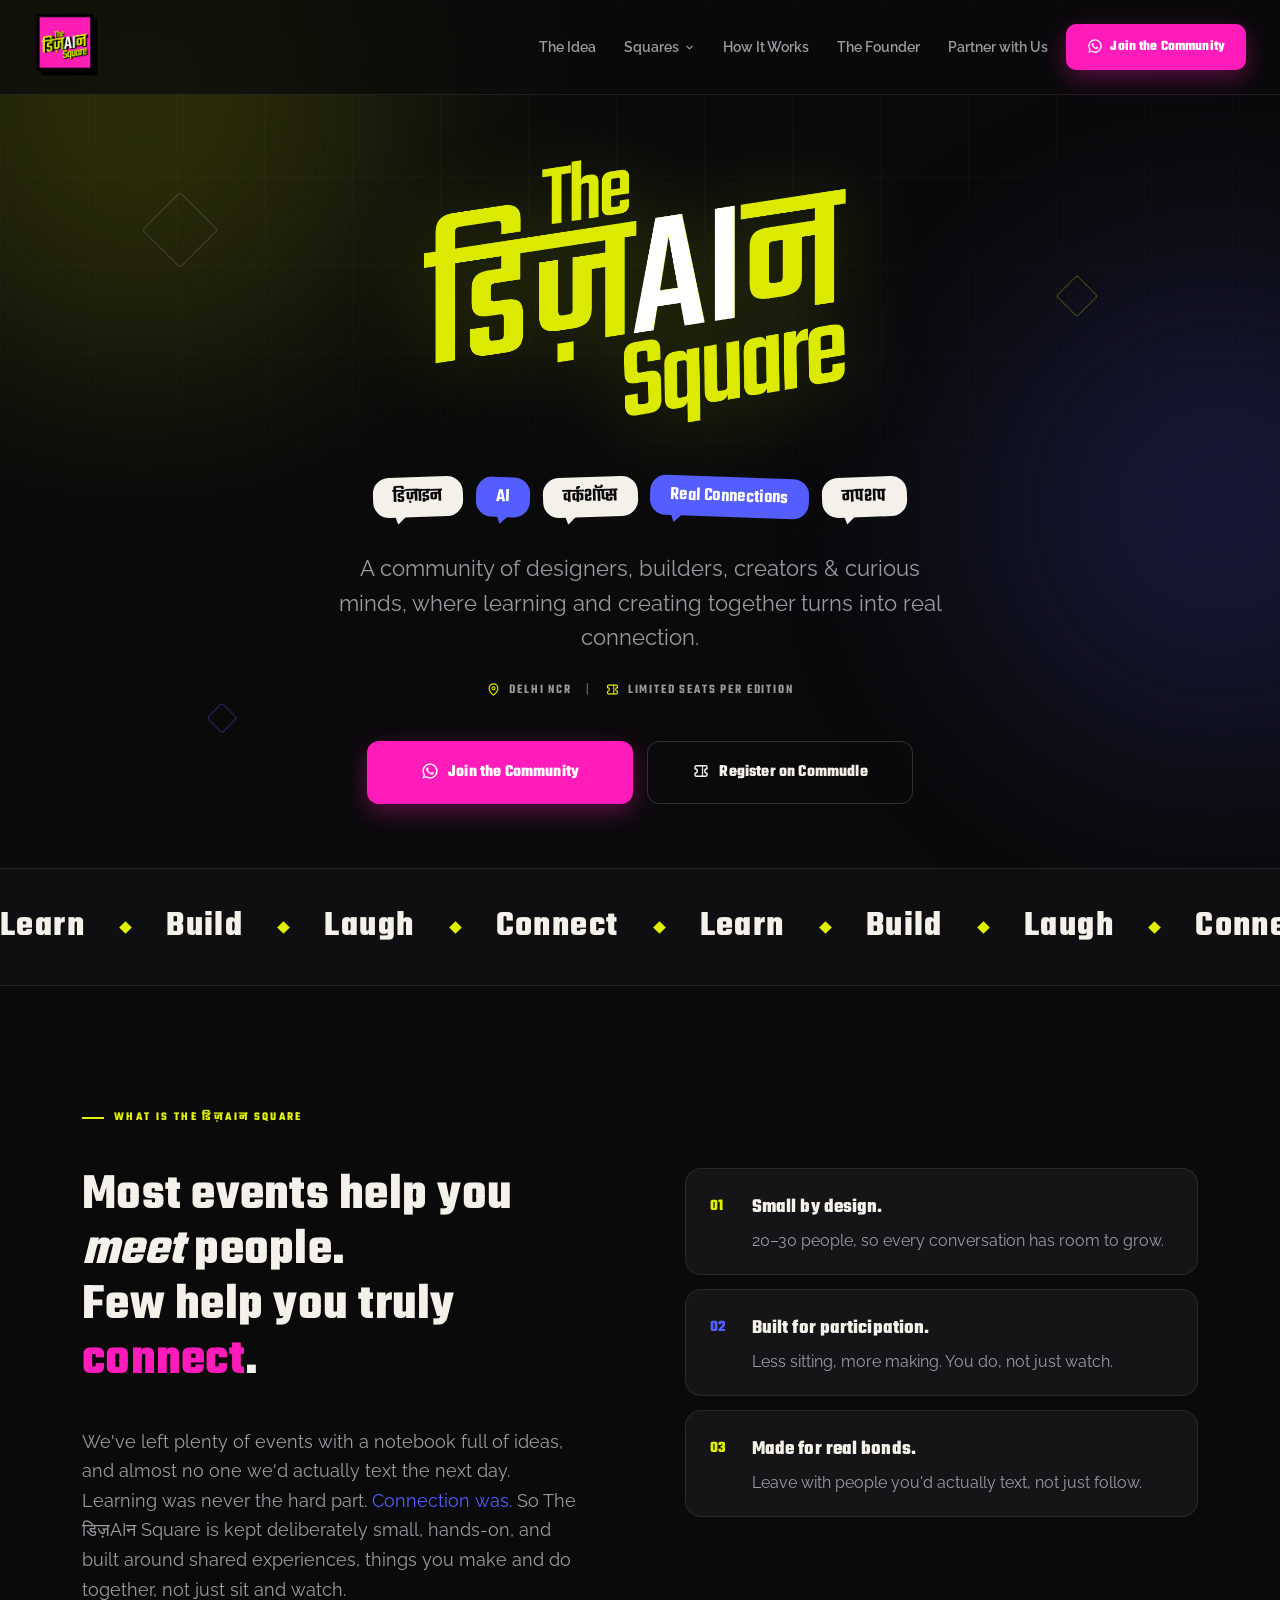
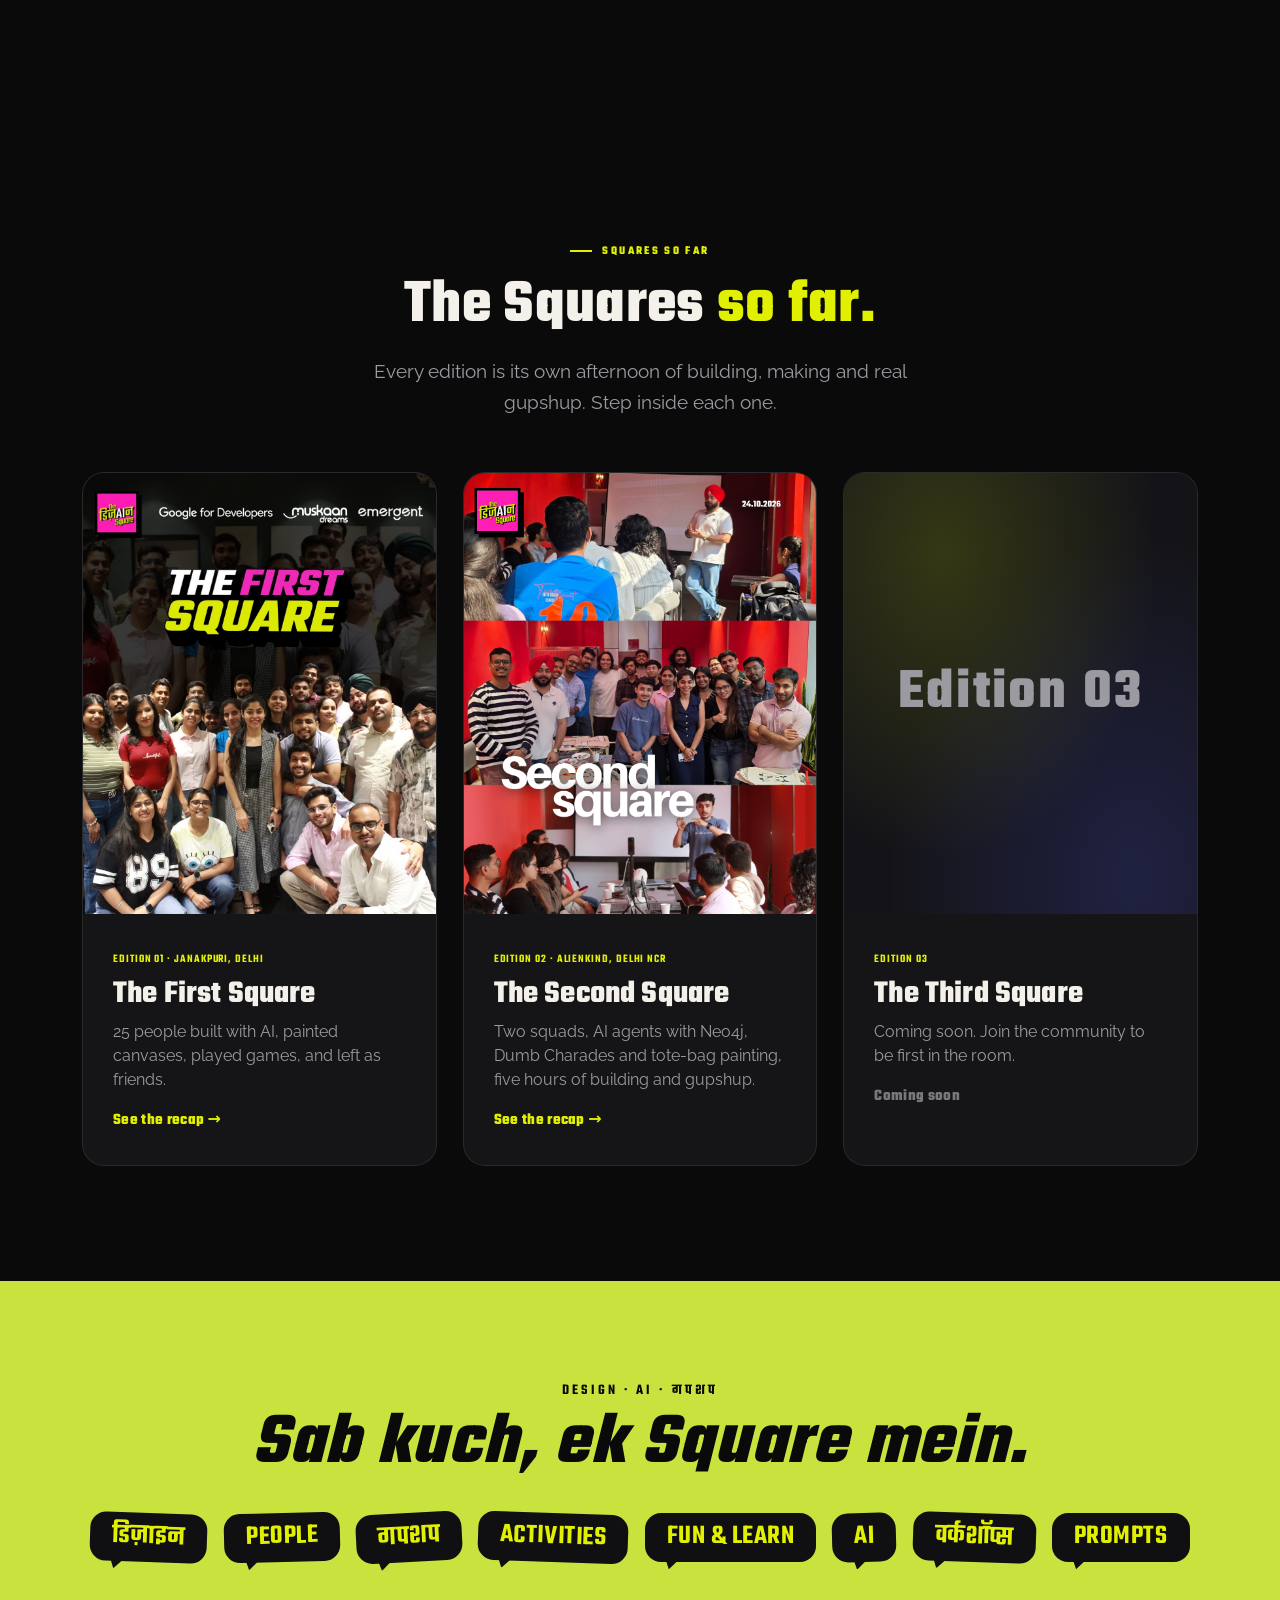
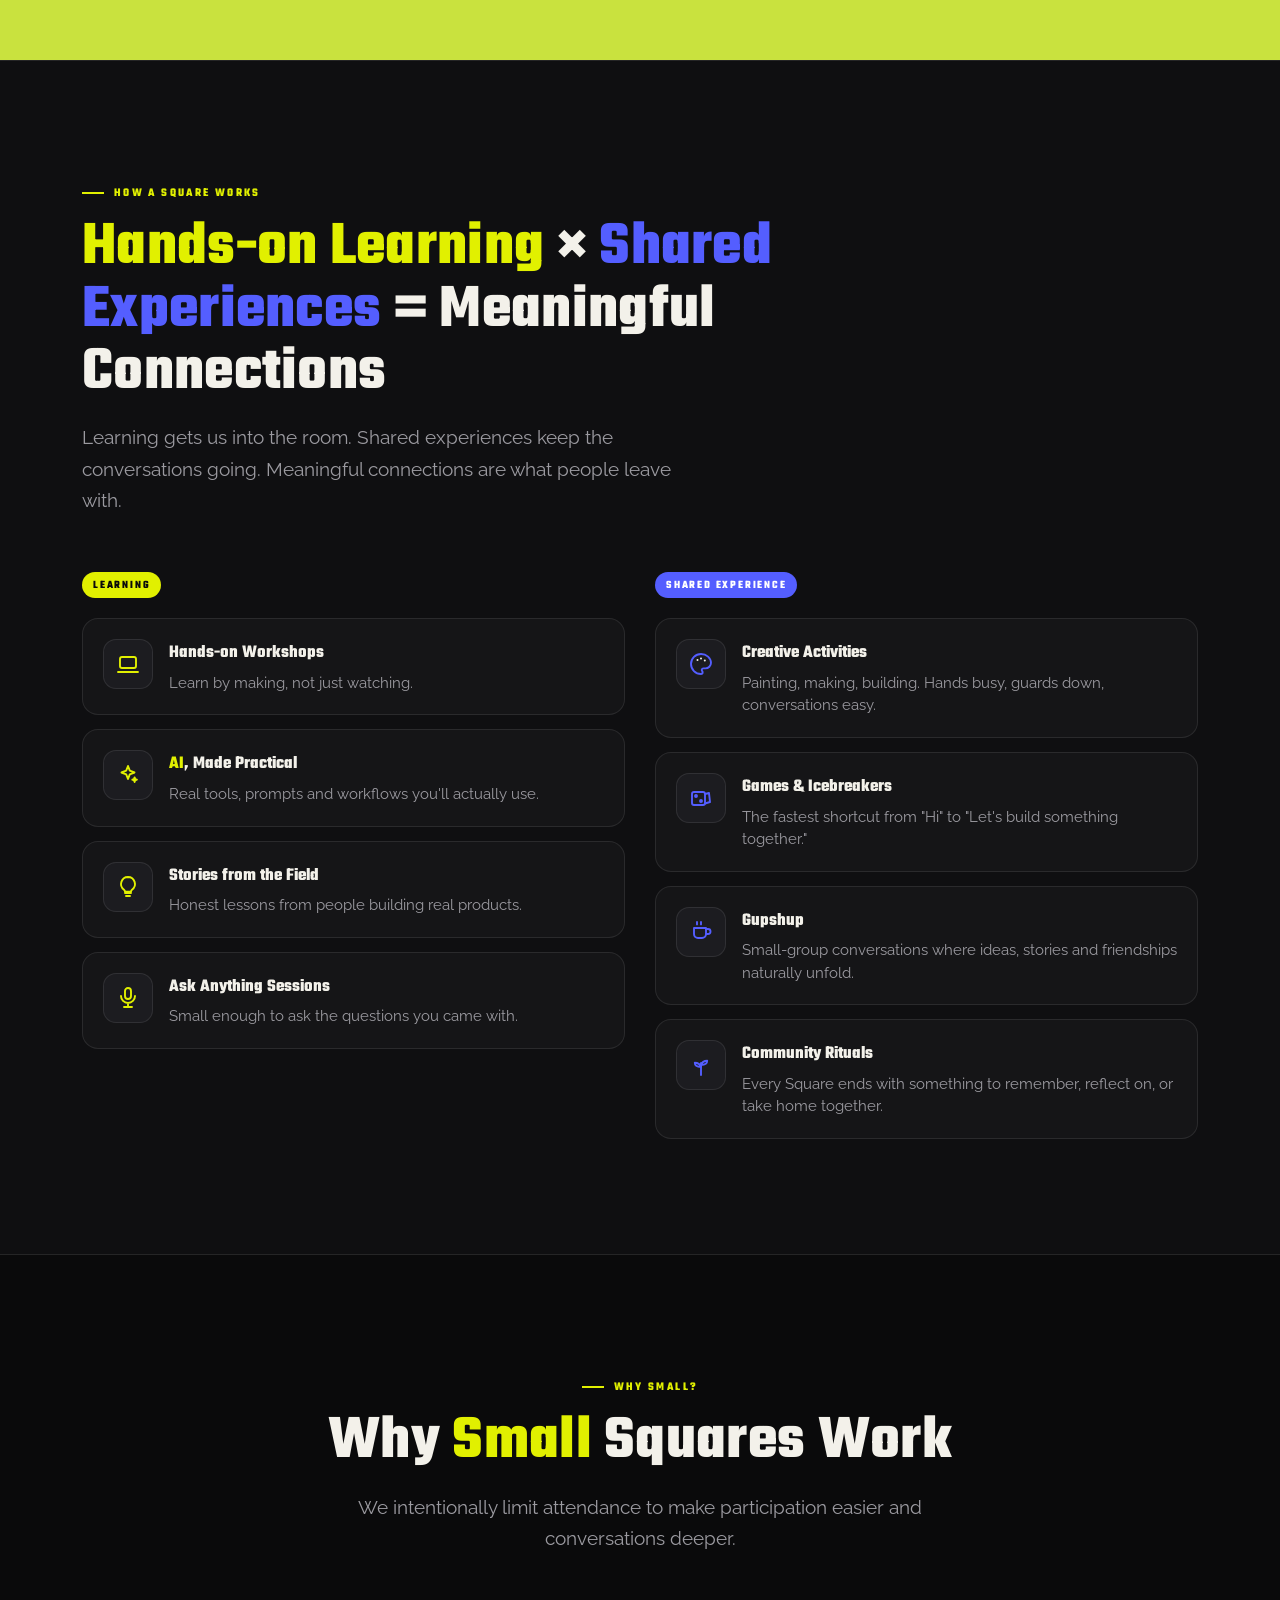
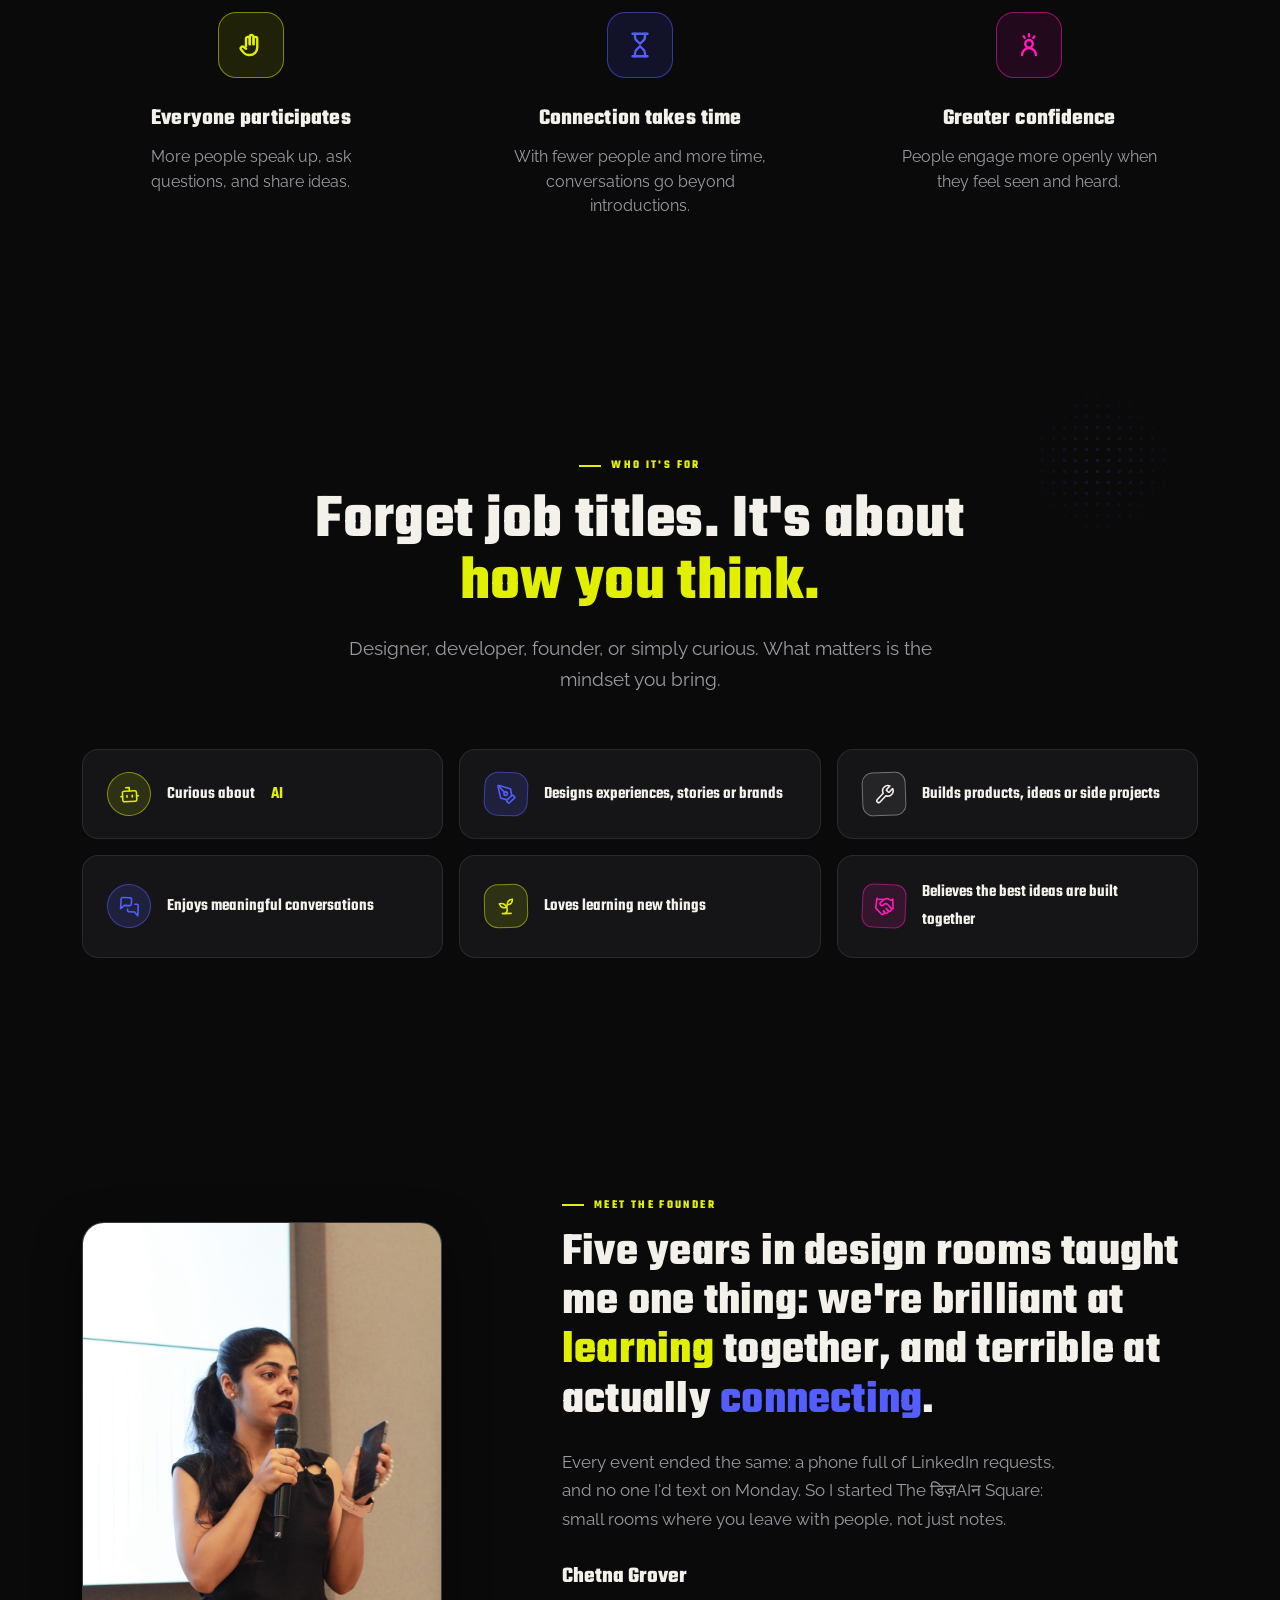
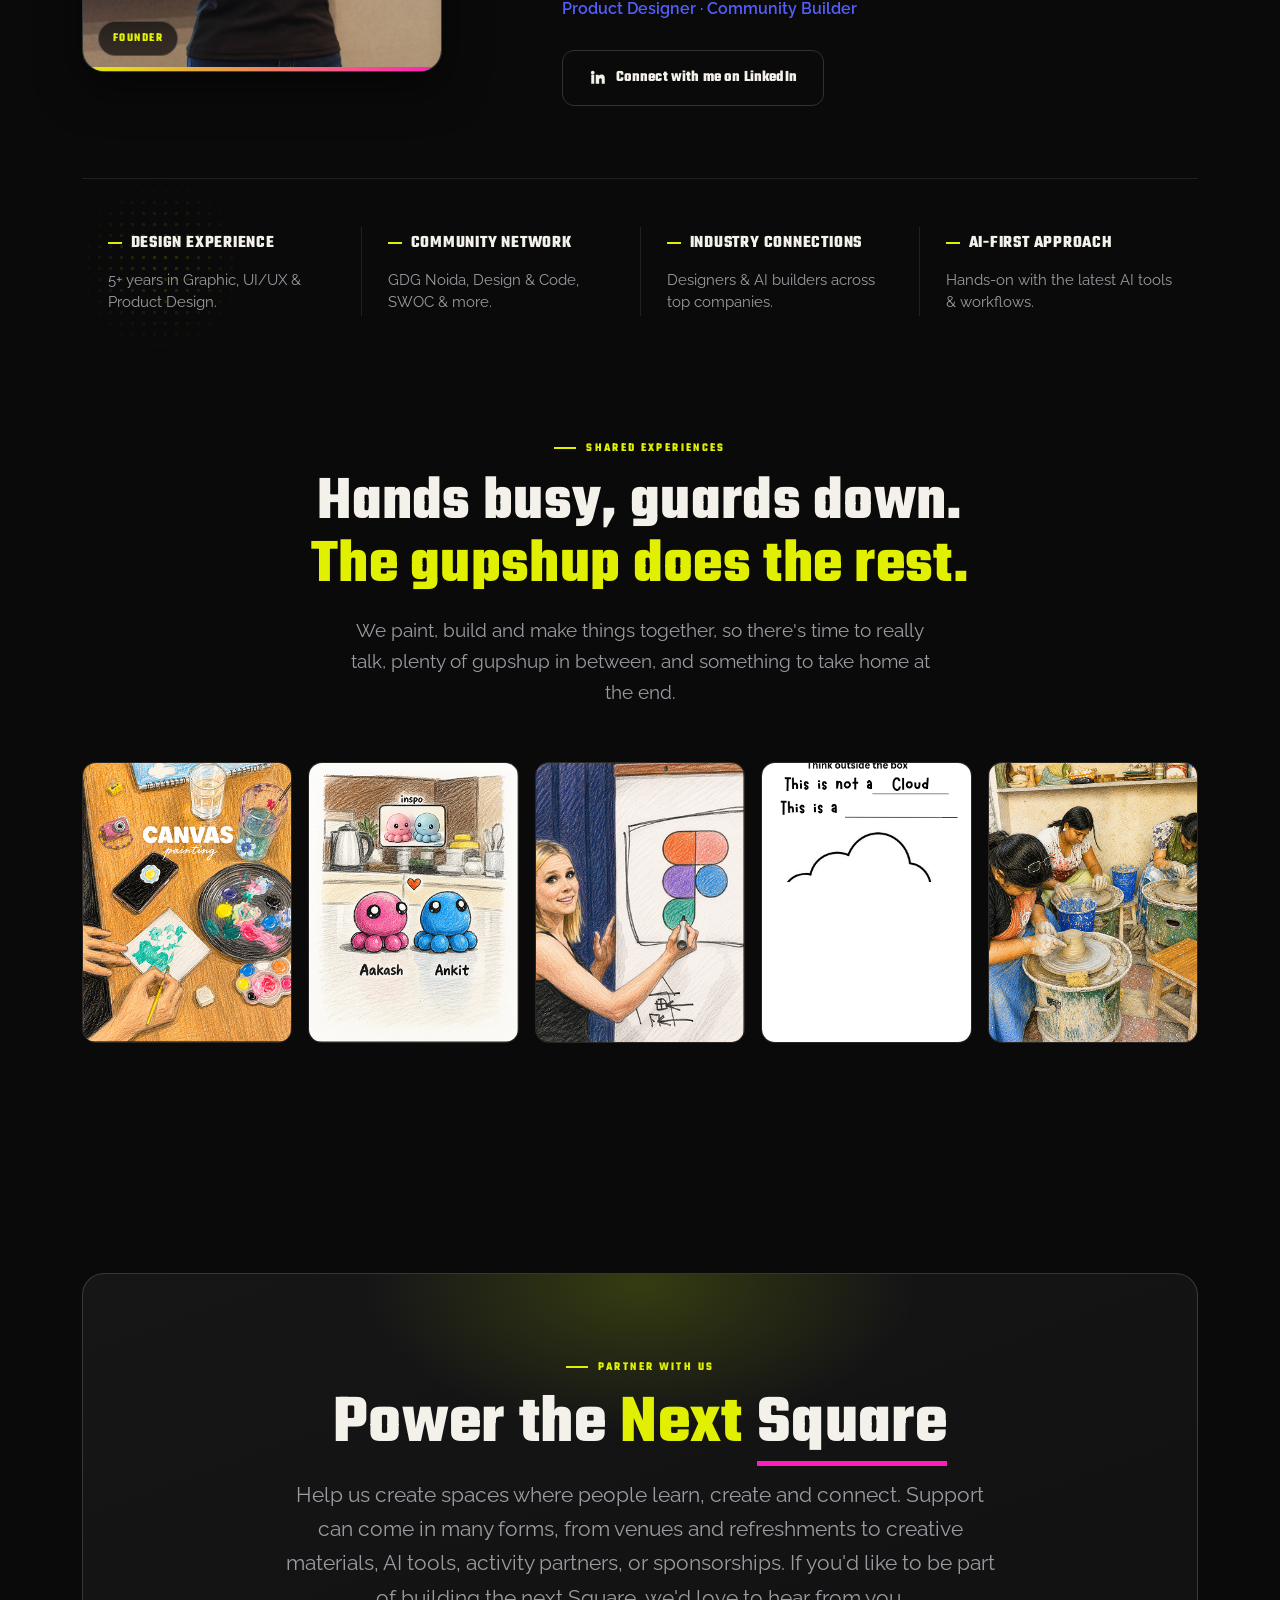
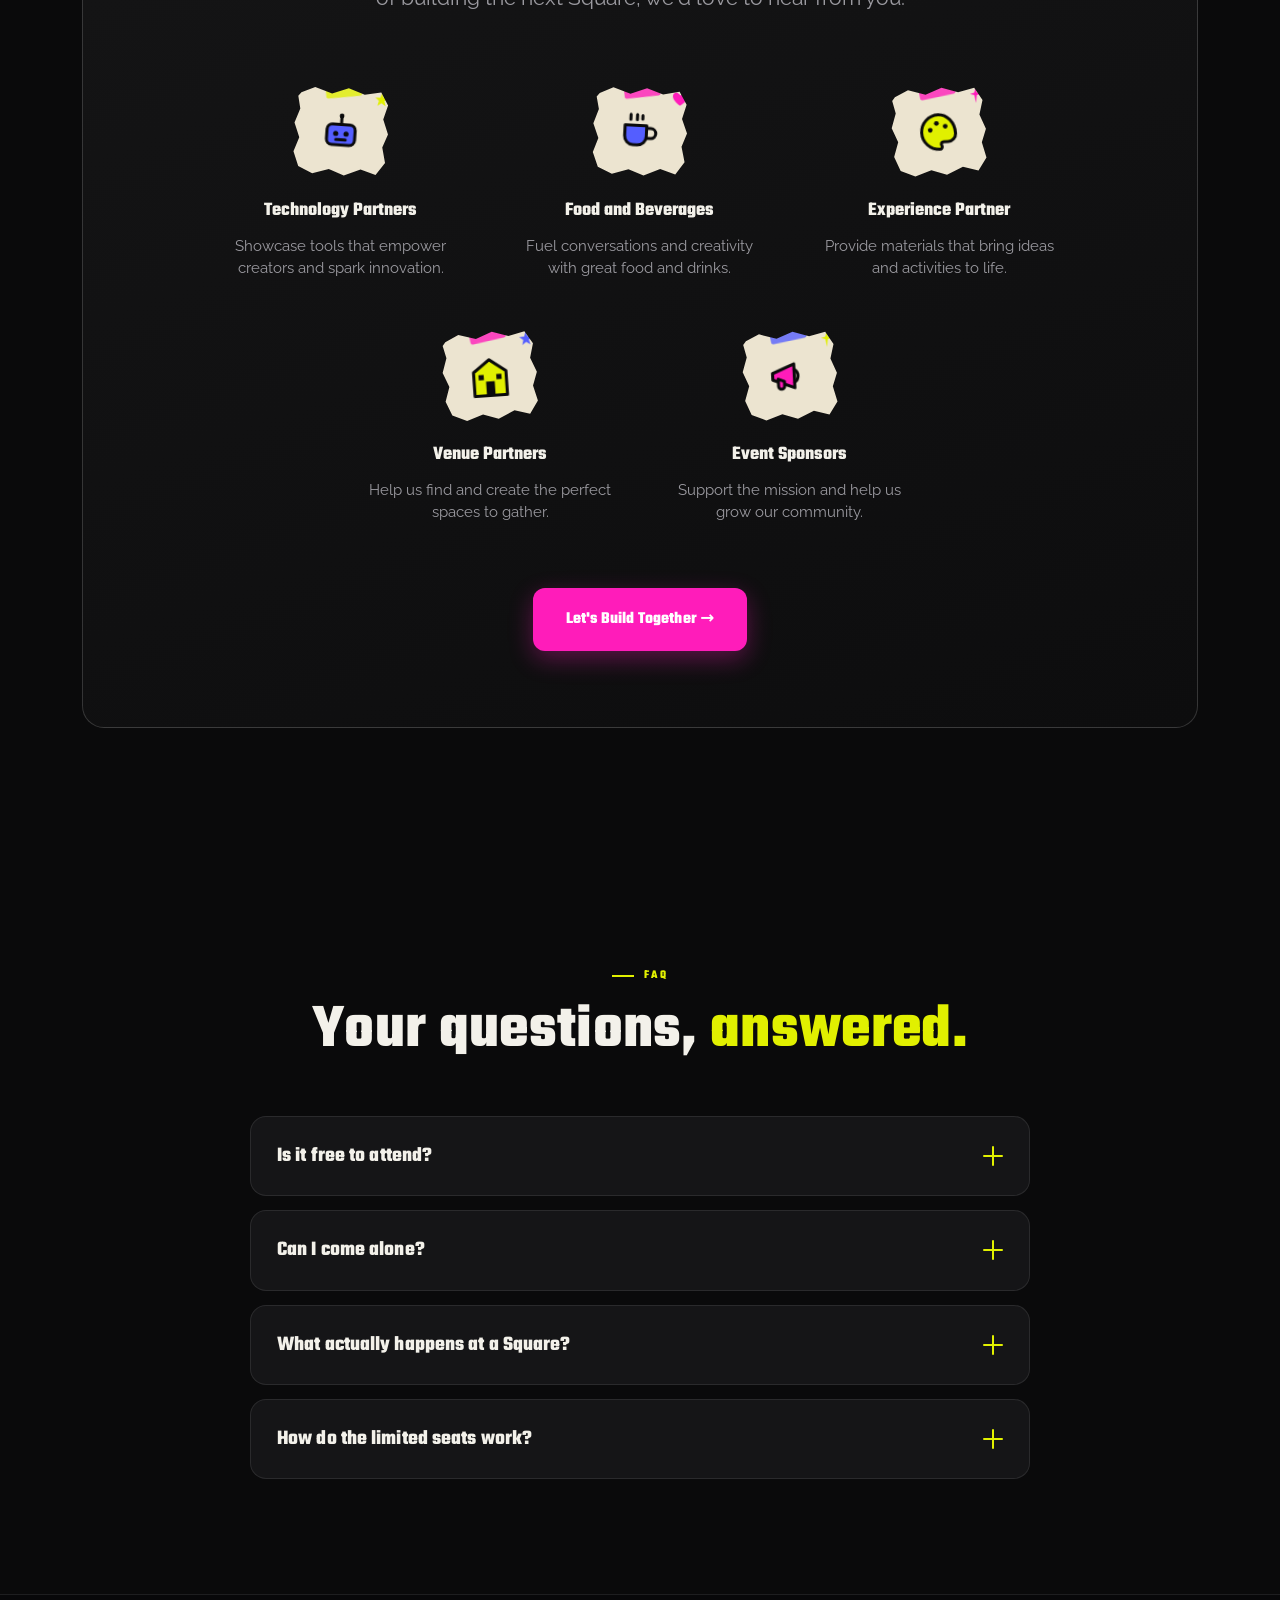
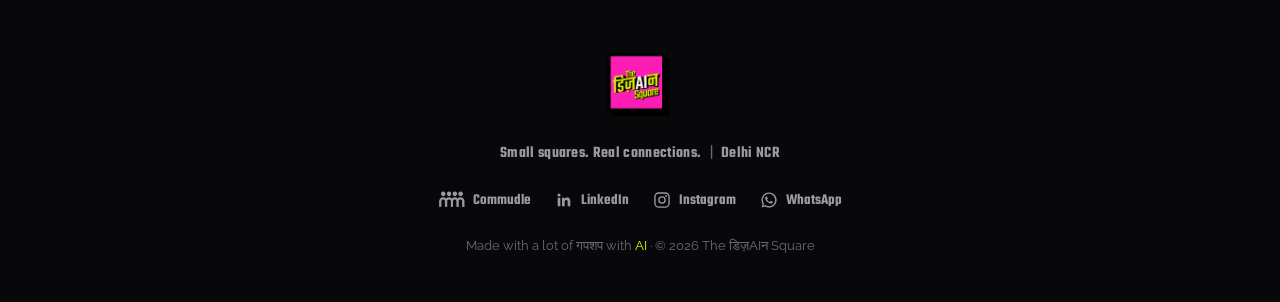
<file: index.html>
<!DOCTYPE html>
<html lang="en">
<head>
<meta charset="UTF-8" />
<meta name="viewport" content="width=device-width, initial-scale=1.0" />
<title>The डिज़AIन Square. Design. AI. Gupshup.</title>
<meta name="description" content="A community of designers, builders, creators, and curious minds in Delhi NCR, learning, creating, and connecting through hands-on Design & AI workshops and shared experiences. Small groups. Real conversations. Meaningful connections." />
<link rel="icon" href="assets/logo/logo-badge.png" />
<link rel="preconnect" href="https://fonts.googleapis.com" />
<link rel="preconnect" href="https://fonts.gstatic.com" crossorigin />
<link href="https://fonts.googleapis.com/css2?family=Teko:wght@400;500;600;700&family=Raleway:ital,wght@0,400;0,500;0,600;0,700;0,800;1,500&display=swap" rel="stylesheet" />
<link rel="stylesheet" href="styles.css?v=2" />
</head>
<body id="top">

<div class="backdrop"></div>
<span class="glow g1"></span>
<span class="glow g2"></span>

<!-- ============ NAV ============ -->
<header class="nav">
  <a href="#top" class="logo-badge" aria-label="The डिज़AIन Square home"><img src="assets/logo/logo-badge.png" alt="The डिज़AIन Square" /></a>
  <nav class="nav-links">
    <a href="#what">The Idea</a>
    <div class="nav-dd">
      <button class="nav-dd-btn" type="button" aria-haspopup="true" aria-expanded="false">Squares
        <svg class="nav-dd-caret" width="11" height="11" viewBox="0 0 24 24" fill="none" stroke="currentColor" stroke-width="2.6" stroke-linecap="round" stroke-linejoin="round" aria-hidden="true"><path d="M6 9l6 6 6-6"/></svg>
      </button>
      <div class="nav-dd-menu">
        <a href="first-square.html">The First Square</a>
        <a href="second-square.html">The Second Square</a>
      </div>
    </div>
    <a href="#happens">How It Works</a>
    <a href="#story">The Founder</a>
    <a href="#partner">Partner with Us</a>
  </nav>
  <a href="https://chat.whatsapp.com/JCS8Ts7KACNHZBFlVH1ROe" target="_blank" rel="noopener" class="btn btn-magenta nav-cta"><svg width="16" height="16" viewBox="0 0 24 24" fill="currentColor" aria-hidden="true"><path d="M12 2a10 10 0 0 0-8.5 15.2L2 22l4.9-1.5A10 10 0 1 0 12 2zm0 18.2c-1.5 0-3-.4-4.3-1.2l-.3-.2-2.9.9.9-2.8-.2-.3A8.2 8.2 0 1 1 12 20.2zm4.5-6.1c-.25-.13-1.47-.72-1.7-.8-.23-.09-.4-.13-.56.13-.16.25-.64.8-.79.96-.14.16-.29.18-.54.06-.25-.13-1.05-.39-2-1.23-.74-.66-1.24-1.47-1.38-1.72-.14-.25-.02-.39.11-.51.11-.11.25-.29.38-.43.12-.14.16-.25.25-.41.08-.16.04-.31-.02-.43-.06-.13-.56-1.35-.77-1.85-.2-.48-.41-.42-.56-.42l-.48-.01c-.16 0-.43.06-.66.31-.23.25-.86.85-.86 2.07s.89 2.4 1.01 2.57c.13.16 1.74 2.66 4.22 3.73.59.25 1.05.4 1.41.52.59.19 1.13.16 1.56.1.48-.07 1.47-.6 1.68-1.18.21-.58.21-1.07.14-1.18-.06-.1-.22-.16-.47-.28z"/></svg>Join the Community</a>
  <button class="nav-toggle" id="navToggle" aria-label="Open menu"><span></span><span></span><span></span></button>
</header>
<div class="mobile-menu" id="mobileMenu">
  <a href="#what">The Idea</a>
  <a href="first-square.html">The First Square</a>
  <a href="second-square.html">The Second Square</a>
  <a href="#happens">How It Works</a>
  <a href="#story">The Founder</a>
  <a href="#partner">Partner with Us</a>
  <a href="https://chat.whatsapp.com/JCS8Ts7KACNHZBFlVH1ROe" target="_blank" rel="noopener" class="btn btn-magenta">Join the Community</a>
</div>

<!-- ============ HERO ============ -->
<section class="hero">
  <span class="dia h1d"></span><span class="dia h2d"></span><span class="dia h3d"></span>
  <h1 class="hero-logo-wrap"><img class="hero-logo" src="assets/logo/logo-hero.png" alt="The डिज़AIन Square, Design, AI &amp; Gupshup" /></h1>
  <div class="hero-bubbles">
    <span class="bubble bubble-white">डिज़ाइन</span>
    <span class="bubble bubble-blue">AI</span>
    <span class="bubble bubble-white">वर्कशॉप्स</span>
    <span class="bubble bubble-blue">Real Connections</span>
    <span class="bubble bubble-white">गपशप</span>
  </div>
  <p class="hero-sub">A community of designers, builders, creators &amp; curious minds, where learning and creating together turns into real connection.</p>
  <div class="hero-meta">
    <span class="meta-item"><svg class="meta-ic" viewBox="0 0 24 24"><path d="M12 21s-7-5.5-7-11a7 7 0 0 1 14 0c0 5.5-7 11-7 11z"/><circle cx="12" cy="10" r="2.5"/></svg> Delhi NCR</span>
    <span class="meta-sep" aria-hidden="true">|</span>
    <span class="meta-item"><svg class="meta-ic" viewBox="0 0 24 24"><path d="M4 9V7a2 2 0 0 1 2-2h12a2 2 0 0 1 2 2v2a2 2 0 0 0 0 6v2a2 2 0 0 1-2 2H6a2 2 0 0 1-2-2v-2a2 2 0 0 0 0-6z"/><path d="M14 5v14" stroke-dasharray="2 2"/></svg> Limited seats per edition</span>
  </div>
  <div class="hero-cta">
    <a href="https://chat.whatsapp.com/JCS8Ts7KACNHZBFlVH1ROe" target="_blank" rel="noopener" class="btn btn-magenta lg">
      <svg width="18" height="18" viewBox="0 0 24 24" fill="currentColor" aria-hidden="true"><path d="M12 2a10 10 0 0 0-8.5 15.2L2 22l4.9-1.5A10 10 0 1 0 12 2zm0 18.2c-1.5 0-3-.4-4.3-1.2l-.3-.2-2.9.9.9-2.8-.2-.3A8.2 8.2 0 1 1 12 20.2zm4.5-6.1c-.25-.13-1.47-.72-1.7-.8-.23-.09-.4-.13-.56.13-.16.25-.64.8-.79.96-.14.16-.29.18-.54.06-.25-.13-1.05-.39-2-1.23-.74-.66-1.24-1.47-1.38-1.72-.14-.25-.02-.39.11-.51.11-.11.25-.29.38-.43.12-.14.16-.25.25-.41.08-.16.04-.31-.02-.43-.06-.13-.56-1.35-.77-1.85-.2-.48-.41-.42-.56-.42l-.48-.01c-.16 0-.43.06-.66.31-.23.25-.86.85-.86 2.07s.89 2.4 1.01 2.57c.13.16 1.74 2.66 4.22 3.73.59.25 1.05.4 1.41.52.59.19 1.13.16 1.56.1.48-.07 1.47-.6 1.68-1.18.21-.58.21-1.07.14-1.18-.06-.1-.22-.16-.47-.28z"/></svg>
      Join the Community
    </a>
    <a href="https://www.commudle.com/communities/the-desaign-square" target="_blank" rel="noopener" class="btn btn-ghost lg">
      <svg width="18" height="18" viewBox="0 0 24 24" fill="none" stroke="currentColor" stroke-width="1.9" stroke-linecap="round" stroke-linejoin="round" aria-hidden="true"><path d="M4 9V7a2 2 0 0 1 2-2h12a2 2 0 0 1 2 2v2a2 2 0 0 0 0 6v2a2 2 0 0 1-2 2H6a2 2 0 0 1-2-2v-2a2 2 0 0 0 0-6z"/><path d="M14 5v14" stroke-dasharray="2 2"/></svg>
      Register on Commudle
    </a>
  </div>
</section>

<!-- ============ MARQUEE ============ -->
<div class="marquee" aria-hidden="true">
  <div class="marquee-track">
    <span>Learn</span><span>Build</span><span>Laugh</span><span>Connect</span><span>Learn</span><span>Build</span><span>Laugh</span><span>Connect</span><span>Learn</span><span>Build</span><span>Laugh</span><span>Connect</span>
    <span>Learn</span><span>Build</span><span>Laugh</span><span>Connect</span><span>Learn</span><span>Build</span><span>Laugh</span><span>Connect</span><span>Learn</span><span>Build</span><span>Laugh</span><span>Connect</span>
  </div>
</div>

<!-- ============ WHAT IS ============ -->
<section class="section" id="what">
  <p class="eyebrow reveal">What is The डिज़AIन Square</p>
  <div class="story-body">
    <div class="story-left">
      <p class="story-lead reveal">Most events help you <em>meet</em> people.<br />Few help you truly <span class="hl-m">connect</span>.</p>
      <p class="body-copy reveal">We've left plenty of events with a notebook full of ideas, and almost no one we'd actually text the next day. Learning was never the hard part. <span class="hl-b">Connection was.</span> So The डिज़AIन Square is kept deliberately small, hands-on, and built around shared experiences, things you make and do together, not just sit and watch.</p>
    </div>
    <div class="story-pills">
      <div class="spill reveal"><span class="n">01</span><div><span class="p-title">Small by design.</span><span class="p-sub">20–30 people, so every conversation has room to grow.</span></div></div>
      <div class="spill reveal"><span class="n">02</span><div><span class="p-title">Built for participation.</span><span class="p-sub">Less sitting, more making. You do, not just watch.</span></div></div>
      <div class="spill reveal"><span class="n">03</span><div><span class="p-title">Made for real bonds.</span><span class="p-sub">Leave with people you'd actually text, not just follow.</span></div></div>
    </div>
  </div>
</section>

<!-- ============ SQUARES SO FAR ============ -->
<section class="section" id="squares">
  <div class="section-head center reveal">
    <p class="eyebrow">Squares so far</p>
    <h2>The Squares <span class="hl">so far.</span></h2>
    <p class="sub" style="margin-left:auto;margin-right:auto">Every edition is its own afternoon of building, making and real gupshup. Step inside each one.</p>
  </div>
  <div class="squares-grid">
    <a class="square-card reveal" href="first-square.html">
      <div class="square-card-media"><img src="assets/sq1/sq1-cover.jpg" alt="The First Square group photo" loading="lazy" /></div>
      <div class="square-card-body">
        <span class="square-card-meta">Edition 01 · Janakpuri, Delhi</span>
        <h3>The First Square</h3>
        <p>25 people built with AI, painted canvases, played games, and left as friends.</p>
        <span class="square-card-link">See the recap →</span>
      </div>
    </a>
    <a class="square-card reveal" href="second-square.html">
      <div class="square-card-media"><img src="assets/sq2/sq2-cover.jpg" alt="The Second Square group photo at Alienkind" loading="lazy" /></div>
      <div class="square-card-body">
        <span class="square-card-meta">Edition 02 · Alienkind, Delhi NCR</span>
        <h3>The Second Square</h3>
        <p>Two squads, AI agents with Neo4j, Dumb Charades and tote-bag painting, five hours of building and gupshup.</p>
        <span class="square-card-link">See the recap →</span>
      </div>
    </a>
    <div class="square-card is-soon reveal">
      <div class="square-card-media sq-soon"><span>Edition 03</span></div>
      <div class="square-card-body">
        <span class="square-card-meta">Edition 03</span>
        <h3>The Third Square</h3>
        <p>Coming soon. Join the community to be first in the room.</p>
        <span class="square-card-link">Coming soon</span>
      </div>
    </div>
  </div>
</section>

<!-- ============ BRAND BAND (lime homage to the key art) ============ -->
<section class="brand-band">
  <div class="band-inner">
    <p class="band-kicker reveal">Design · AI · गपशप</p>
    <h2 class="band-title reveal">Sab kuch, ek Square mein.</h2>
    <div class="bubble-cluster reveal">
      <span class="bubble bubble-dark">डिज़ाइन</span>
      <span class="bubble bubble-dark">PEOPLE</span>
      <span class="bubble bubble-dark">गपशप</span>
      <span class="bubble bubble-dark">ACTIVITIES</span>
      <span class="bubble bubble-dark">FUN &amp; LEARN</span>
      <span class="bubble bubble-dark">AI</span>
      <span class="bubble bubble-dark">वर्कशॉप्स</span>
      <span class="bubble bubble-dark">PROMPTS</span>
    </div>
  </div>
</section>

<!-- ============ WHAT HAPPENS ============ -->
<section class="happen" id="happens">
  <div class="happen-wrap">
    <div class="section-head reveal">
      <p class="eyebrow">How a Square works</p>
      <h2><span class="hl">Hands-on Learning</span> × <span class="hl-b">Shared Experiences</span> = Meaningful Connections</h2>
      <p class="sub">Learning gets us into the room. Shared experiences keep the conversations going. Meaningful connections are what people leave with.</p>
    </div>
    <div class="two-col">
      <div class="col-learn reveal">
        <div class="col-head"><span class="tag">Learning</span></div>
        <div class="card-stack">
          <div class="pcard">
            <span class="ic-chip"><svg class="ic" viewBox="0 0 24 24"><rect x="4" y="5" width="16" height="11" rx="2"/><path d="M2 20h20"/></svg></span>
            <div><h4>Hands-on Workshops</h4><p>Learn by making, not just watching.</p></div>
          </div>
          <div class="pcard">
            <span class="ic-chip"><svg class="ic" viewBox="0 0 24 24"><path d="M12 3l1.8 4.7L18.5 9.5l-4.7 1.8L12 16l-1.8-4.7L5.5 9.5l4.7-1.8z"/><path d="M18.6 14.4l.6 1.7 1.7.6-1.7.6-.6 1.7-.6-1.7-1.7-.6 1.7-.6z"/></svg></span>
            <div><h4><span class="ai">AI</span>, Made Practical</h4><p>Real tools, prompts and workflows you'll actually use.</p></div>
          </div>
          <div class="pcard">
            <span class="ic-chip"><svg class="ic" viewBox="0 0 24 24"><path d="M9 18h6M10 21h4"/><path d="M12 2a7 7 0 0 0-4 12.7c.6.5 1 1.3 1 2.1h6c0-.8.4-1.6 1-2.1A7 7 0 0 0 12 2z"/></svg></span>
            <div><h4>Stories from the Field</h4><p>Honest lessons from people building real products.</p></div>
          </div>
          <div class="pcard">
            <span class="ic-chip"><svg class="ic" viewBox="0 0 24 24"><rect x="9" y="2" width="6" height="11" rx="3"/><path d="M5 10a7 7 0 0 0 14 0M12 17v4M8 21h8"/></svg></span>
            <div><h4>Ask Anything Sessions</h4><p>Small enough to ask the questions you came with.</p></div>
          </div>
        </div>
      </div>
      <div class="col-connect reveal">
        <div class="col-head"><span class="tag">Shared Experience</span></div>
        <div class="card-stack">
          <div class="pcard">
            <span class="ic-chip"><svg class="ic" viewBox="0 0 24 24"><path d="M12 2C6.5 2 2 6.5 2 12s4.5 10 10 10c.93 0 1.65-.75 1.65-1.69 0-.44-.18-.83-.44-1.12-.29-.29-.44-.65-.44-1.13a1.64 1.64 0 0 1 1.67-1.67h2c3.05 0 5.56-2.5 5.56-5.55C21.96 6.01 17.46 2 12 2z"/><circle cx="8.5" cy="8" r="1" fill="currentColor" stroke="none"/><circle cx="12" cy="6.5" r="1" fill="currentColor" stroke="none"/><circle cx="15.8" cy="8.5" r="1" fill="currentColor" stroke="none"/></svg></span>
            <div><h4>Creative Activities</h4><p>Painting, making, building. Hands busy, guards down, conversations easy.</p></div>
          </div>
          <div class="pcard">
            <span class="ic-chip"><svg class="ic" viewBox="0 0 24 24"><rect x="3" y="6" width="13" height="13" rx="2"/><circle cx="7" cy="10" r="1"/><circle cx="12" cy="15" r="1"/><path d="M16 8l4-1 1 9-5 1.5"/></svg></span>
            <div><h4>Games &amp; Icebreakers</h4><p>The fastest shortcut from "Hi" to "Let's build something together."</p></div>
          </div>
          <div class="pcard">
            <span class="ic-chip"><svg class="ic" viewBox="0 0 24 24"><path d="M5 8h12v6a4 4 0 0 1-4 4H9a4 4 0 0 1-4-4z"/><path d="M17 9h2a2.5 2.5 0 0 1 0 5h-2"/><path d="M8 2v2.4M12 2v2.4"/></svg></span>
            <div><h4>Gupshup</h4><p>Small-group conversations where ideas, stories and friendships naturally unfold.</p></div>
          </div>
          <div class="pcard">
            <span class="ic-chip"><svg class="ic" viewBox="0 0 24 24"><path d="M12 22V10"/><path d="M12 14c-1-3-3.6-4.2-6.2-4.2C5.8 12.6 8.4 14 12 14z"/><path d="M12 12c1-3 3.6-4.2 6.2-4.2C18.2 10.6 15.6 12 12 12z"/></svg></span>
            <div><h4>Community Rituals</h4><p>Every Square ends with something to remember, reflect on, or take home together.</p></div>
          </div>
        </div>
      </div>
    </div>
  </div>
</section>

<!-- ============ WHY SMALL ============ -->
<section class="section" id="why-small">
  <div class="section-head center reveal">
    <p class="eyebrow">Why small?</p>
    <h2>Why <span class="hl">Small</span> Squares Work</h2>
    <p class="sub" style="margin-left:auto;margin-right:auto">We intentionally limit attendance to make participation easier and conversations deeper.</p>
  </div>
  <div class="reasons-grid">
    <div class="reason reveal">
      <span class="reason-ic"><svg viewBox="0 0 24 24"><path d="M8 13V7a1.5 1.5 0 0 1 3 0v4.5"/><path d="M11 11V5.5a1.5 1.5 0 0 1 3 0V11"/><path d="M14 11.5V7a1.5 1.5 0 0 1 3 0v7a6 6 0 0 1-6 6h-1a5 5 0 0 1-3.6-1.6L4 15.6a1.5 1.5 0 0 1 2.2-2L8 15"/></svg></span>
      <h4>Everyone participates</h4>
      <p>More people speak up, ask questions, and share ideas.</p>
    </div>
    <div class="reason reveal">
      <span class="reason-ic"><svg viewBox="0 0 24 24"><path d="M6 3h12M6 21h12"/><path d="M8 3v2.5a4 4 0 0 0 1.5 3.1L12 11l2.5-2.4A4 4 0 0 0 16 5.5V3"/><path d="M8 21v-2.5a4 4 0 0 1 1.5-3.1L12 13l2.5 2.4A4 4 0 0 1 16 18.5V21"/></svg></span>
      <h4>Connection takes time</h4>
      <p>With fewer people and more time, conversations go beyond introductions.</p>
    </div>
    <div class="reason reveal">
      <span class="reason-ic"><svg viewBox="0 0 24 24"><circle cx="12" cy="11" r="3"/><path d="M6.5 20a5.5 5.5 0 0 1 11 0"/><path d="M12 3.4V5M7.7 5.1l.9 1.2M16.3 5.1l-.9 1.2"/></svg></span>
      <h4>Greater confidence</h4>
      <p>People engage more openly when they feel seen and heard.</p>
    </div>
  </div>
</section>

<!-- ============ WHO ============ -->
<section class="section" id="who">
  <span class="halftone" style="top:6%;right:3%;width:170px;height:170px"></span>
  <div class="section-head center reveal">
    <p class="eyebrow">Who it's for</p>
    <h2>Forget job titles. It's about <span class="hl">how you think.</span></h2>
    <p class="sub" style="margin-left:auto;margin-right:auto">Designer, developer, founder, or simply curious. What matters is the mindset you bring.</p>
  </div>
  <div class="mindset-grid">
    <div class="mind reveal"><span class="badge"><svg viewBox="0 0 24 24"><path d="M12 8V4H8"/><rect x="4" y="8" width="16" height="12" rx="2"/><path d="M2 14h2M20 14h2M15 13v2M9 13v2"/></svg></span> Curious about <span class="ai">AI</span></div>
    <div class="mind reveal"><span class="badge"><svg viewBox="0 0 24 24"><path d="M15.707 21.293a1 1 0 0 1-1.414 0l-1.586-1.586a1 1 0 0 1 0-1.414l5.586-5.586a1 1 0 0 1 1.414 0l1.586 1.586a1 1 0 0 1 0 1.414z"/><path d="m18 13-1.375-6.874a1 1 0 0 0-.746-.776L3.235 2.028a1 1 0 0 0-1.207 1.207L5.35 15.879a1 1 0 0 0 .776.746L13 18"/><path d="m2.3 2.3 7.286 7.286"/><circle cx="11" cy="11" r="2"/></svg></span> Designs experiences, stories or brands</div>
    <div class="mind reveal"><span class="badge"><svg viewBox="0 0 24 24"><path d="M14.7 6.3a1 1 0 0 0 0 1.4l1.6 1.6a1 1 0 0 0 1.4 0l3.77-3.77a6 6 0 0 1-7.94 7.94l-6.91 6.91a2.12 2.12 0 0 1-3-3l6.91-6.91a6 6 0 0 1 7.94-7.94l-3.76 3.76z"/></svg></span> Builds products, ideas or side projects</div>
    <div class="mind reveal"><span class="badge"><svg viewBox="0 0 24 24"><path d="M14 9a2 2 0 0 1-2 2H6l-4 4V4c0-1.1.9-2 2-2h8a2 2 0 0 1 2 2z"/><path d="M18 9h2a2 2 0 0 1 2 2v11l-4-4h-6a2 2 0 0 1-2-2v-1"/></svg></span> Enjoys meaningful conversations</div>
    <div class="mind reveal"><span class="badge"><svg viewBox="0 0 24 24"><path d="M7 20h10"/><path d="M10 20c5.5-2.5.8-6.4 3-10"/><path d="M9.5 9.4c1.1.8 1.8 2.2 2.3 3.7-2 .4-3.5.4-4.8-.3-1.2-.6-2.3-1.9-3-4.2 2.8-.5 4.4 0 5.5.8z"/><path d="M14.1 6a7 7 0 0 0-1.1 4c1.9-.1 3.3-.6 4.3-1.4 1-1 1.6-2.3 1.7-4.6-2.7.1-4 1-4.9 2z"/></svg></span> Loves learning new things</div>
    <div class="mind reveal"><span class="badge"><svg viewBox="0 0 24 24"><path d="m11 17 2 2a1 1 0 1 0 3-3"/><path d="m14 14 2.5 2.5a1 1 0 1 0 3-3l-3.88-3.88a3 3 0 0 0-4.24 0l-.88.88a1 1 0 1 1-3-3l2.81-2.81a5.79 5.79 0 0 1 7.06-.87l.47.28a2 2 0 0 0 1.42.25L21 4"/><path d="m21 3 1 11h-2"/><path d="M3 3 2 14l6.5 6.5a1 1 0 1 0 3-3"/><path d="M3 4h8"/></svg></span> Believes the best ideas are built together</div>
  </div>
</section>

<!-- ============ FOUNDER ============ -->
<section class="section" id="story">
  <span class="halftone lime" style="bottom:8%;left:1%;width:180px;height:180px"></span>
  <div class="founder">
    <div class="founder-photo reveal">
      <div class="founder-img"><img src="assets/founder.jpg" alt="Chetna Grover hosting a डिज़AIन Square" loading="lazy" /></div>
      <span class="founder-tag">FOUNDER</span>
    </div>
    <div class="founder-text reveal">
      <p class="eyebrow">Meet the Founder</p>
      <p class="founder-quote">Five years in design rooms taught me one thing: we're brilliant at <span class="hl">learning</span> together, and terrible at actually <span class="hl-b">connecting</span>.</p>
      <p class="founder-bio">Every event ended the same: a phone full of LinkedIn requests, and no one I'd text on Monday. So I started The डिज़AIन Square: small rooms where you leave with people, not just notes.</p>
      <p class="founder-name">Chetna Grover</p>
      <p class="founder-role">Product Designer · Community Builder</p>
      <a href="https://www.linkedin.com/in/chetnagrover/" target="_blank" rel="noopener" class="btn btn-ghost founder-cta">
        <svg width="18" height="18" viewBox="0 0 24 24" fill="currentColor" aria-hidden="true"><path d="M4.98 3.5a2.5 2.5 0 1 1 0 5 2.5 2.5 0 0 1 0-5zM3 9h4v12H3zM9 9h3.8v1.7h.05c.53-.95 1.83-1.95 3.65-1.95 3.9 0 4.5 2.4 4.5 5.5V21h-4v-4.8c0-1.15-.02-2.6-1.6-2.6-1.6 0-1.85 1.25-1.85 2.5V21H9z"/></svg>
        Connect with me on LinkedIn
      </a>
    </div>
  </div>
  <div class="founder-creds reveal">
    <div class="cred"><h4>Design Experience</h4><p>5+ years in Graphic, UI/UX &amp; Product Design.</p></div>
    <div class="cred"><h4>Community Network</h4><p>GDG Noida, Design &amp; Code, SWOC &amp; more.</p></div>
    <div class="cred"><h4>Industry Connections</h4><p>Designers &amp; AI builders across top companies.</p></div>
    <div class="cred"><h4>AI-First Approach</h4><p>Hands-on with the latest AI tools &amp; workflows.</p></div>
  </div>
</section>

<!-- ============ GLIMPSES ============ -->
<section class="section" style="padding-top:0">
  <div class="section-head center reveal">
    <p class="eyebrow">Shared Experiences</p>
    <h2>Hands busy, guards down. <span class="hl">The gupshup does the rest.</span></h2>
    <p class="sub" style="margin-left:auto;margin-right:auto">We paint, build and make things together, so there's time to really talk, plenty of gupshup in between, and something to take home at the end.</p>
  </div>
  <div class="glimpse-grid">
    <div class="glimpse reveal"><img src="assets/shared/glimpse-canvas.png" alt="Canvas painting at a Square" loading="lazy" /></div>
    <div class="glimpse reveal"><img src="assets/shared/glimpse-toy.png" alt="Toy design, Aakash &amp; Ankit" loading="lazy" /></div>
    <div class="glimpse reveal"><img src="assets/shared/glimpse-ai.png" alt="AI &amp; design jam" loading="lazy" /></div>
    <div class="glimpse reveal"><img src="assets/shared/glimpse-cloud.png" alt="Think outside the box, not a cloud" loading="lazy" /></div>
    <div class="glimpse reveal"><img src="assets/shared/glimpse-pottery.png" alt="Pottery and clay" loading="lazy" /></div>
  </div>
</section>

<!-- ============ PARTNERSHIP ============ -->
<section class="section partner-section" id="partner">
  <div class="cta-card reveal">
  <div class="section-head center">
    <p class="eyebrow">Partner with us</p>
    <h2>Power the <span class="hl">Next</span> <span class="pu">Square</span></h2>
    <p class="sub partner-sub">Help us create spaces where people learn, create and connect. Support can come in many forms, from venues and refreshments to creative materials, <span class="ai">AI</span> tools, activity partners, or sponsorships. If you'd like to be part of building the next Square, we'd love to hear from you.</p>
  </div>
  <div class="partner-grid">
    <div class="pcard2 reveal c-ai">
      <span class="pcard2-ic"><span class="tape"></span><svg class="art" viewBox="0 0 24 24"><rect x="5.5" y="8.5" width="13" height="9.5" rx="2.5" fill="var(--acc)"/><path d="M12 5.2V8.5" fill="none"/><circle cx="12" cy="4.6" r="1.1" fill="#0a0a0b" stroke="none"/><circle cx="9.6" cy="12.8" r="1.2" fill="#0a0a0b" stroke="none"/><circle cx="14.4" cy="12.8" r="1.2" fill="#0a0a0b" stroke="none"/><path d="M9.8 15.6h4.4" fill="none"/></svg><span class="bit"><svg viewBox="0 0 12 12"><path d="M6 0l1.3 4 4 .2-3.1 2.5 1.1 3.9L6 8.4 2.7 10.6l1.1-3.9L.7 4.2l4-.2z" fill="var(--lime)"/></svg></span></span>
      <h4>Technology Partners</h4>
      <p>Showcase tools that empower creators and spark innovation.</p>
    </div>
    <div class="pcard2 reveal c-coffee">
      <span class="pcard2-ic"><span class="tape"></span><svg class="art" viewBox="0 0 24 24"><path d="M5 9h10v5a4 4 0 0 1-4 4H9a4 4 0 0 1-4-4z" fill="var(--acc)"/><path d="M15 10.2h2a2.3 2.3 0 0 1 0 4.6h-2" fill="none"/><path d="M7.5 4v2.3M10.5 4v2.3M13 4.4v1.6" fill="none"/></svg><span class="bit"><svg viewBox="0 0 12 12"><path d="M6 11C2 8 0 6 0 3.4 0 1.6 1.3.6 2.8.6 3.8.6 4.6 1.2 6 2.8 7.4 1.2 8.2.6 9.2.6c1.5 0 2.8 1 2.8 2.8C12 6 10 8 6 11z" fill="var(--magenta)"/></svg></span></span>
      <h4>Food and Beverages</h4>
      <p>Fuel conversations and creativity with great food and drinks.</p>
    </div>
    <div class="pcard2 reveal c-create">
      <span class="pcard2-ic"><span class="tape"></span><svg class="art" viewBox="0 0 24 24"><path d="M12 4a8 8 0 1 0 0 16c.9 0 1.4-.9 1-1.7-.4-.7-.1-1.7.9-1.7H16a3.6 3.6 0 0 0 3.6-3.6C19.6 8 16 4 12 4z" fill="var(--acc)"/><circle cx="8" cy="11" r="1.1" fill="#0a0a0b" stroke="none"/><circle cx="11" cy="8" r="1.1" fill="#0a0a0b" stroke="none"/><circle cx="15" cy="9.5" r="1.1" fill="#0a0a0b" stroke="none"/></svg><span class="bit"><svg viewBox="0 0 12 12"><path d="M6 0l1 3.5 3.5 1-3.5 1L6 12 5 5.5 1.5 4.5 5 3.5z" fill="var(--magenta)"/></svg></span></span>
      <h4>Experience Partner</h4>
      <p>Provide materials that bring ideas and activities to life.</p>
    </div>
    <div class="pcard2 reveal c-venue">
      <span class="pcard2-ic"><span class="tape"></span><svg class="art" viewBox="0 0 24 24"><path d="M4.5 21V10l7.5-5.5L19.5 10v11z" fill="var(--acc)"/><rect x="10" y="14.5" width="4" height="6.5" fill="#0a0a0b" stroke="none"/><rect x="6.7" y="11.3" width="2.4" height="2.4" fill="#0a0a0b" stroke="none"/><rect x="14.9" y="11.3" width="2.4" height="2.4" fill="#0a0a0b" stroke="none"/></svg><span class="bit"><svg viewBox="0 0 12 12"><path d="M6 0l1.3 4 4 .2-3.1 2.5 1.1 3.9L6 8.4 2.7 10.6l1.1-3.9L.7 4.2l4-.2z" fill="var(--blue)"/></svg></span></span>
      <h4>Venue Partners</h4>
      <p>Help us find and create the perfect spaces to gather.</p>
    </div>
    <div class="pcard2 reveal c-sponsor">
      <span class="pcard2-ic"><span class="tape"></span><svg class="art" viewBox="0 0 24 24"><path d="M4 10.5 14 6.5v11l-10-4z" fill="var(--acc)"/><path d="M14 9a3.5 3.5 0 0 1 0 6" fill="none"/><path d="M6.5 13.2v3.3a1.4 1.4 0 0 0 2.8 0v-2.1z" fill="var(--acc)"/></svg><span class="bit"><svg viewBox="0 0 12 12"><path d="M6 0l1 3.5 3.5 1-3.5 1L6 12 5 5.5 1.5 4.5 5 3.5z" fill="var(--lime)"/></svg></span></span>
      <h4>Event Sponsors</h4>
      <p>Support the mission and help us grow our community.</p>
    </div>
  </div>
  <div class="partner-act">
    <a class="btn btn-magenta lg" href="mailto:chetnagrover00@gmail.com?subject=Partnering%20with%20The%20DesAIgn%20Square&amp;body=Hi%20Chetna%2C%20we%27d%20love%20to%20help%20power%20the%20next%20Square.">Let's Build Together →</a>
  </div>
  </div>
</section>

<!-- ============ FAQ ============ -->
<section class="section" id="faq">
  <div class="section-head center reveal">
    <p class="eyebrow">FAQ</p>
    <h2>Your questions, <span class="hl">answered.</span></h2>
  </div>
  <div class="faq-list reveal">
    <details class="faq-item">
      <summary>Is it free to attend?<span class="faq-mark" aria-hidden="true"></span></summary>
      <div class="faq-a"><p>There's a nominal ticket fee, and it's intentional. Because we keep each Square small, it mainly confirms your seat and your commitment to attend. In return, it covers everything: activity materials, food, and the full experience, with nothing else to pay on the day.</p></div>
    </details>
    <details class="faq-item">
      <summary>Can I come alone?<span class="faq-mark" aria-hidden="true"></span></summary>
      <div class="faq-a"><p>Yes, and most people do. Every Square opens with an easy icebreaker and stays small, so you're never left standing in a corner. You'll be chatting with people within minutes.</p></div>
    </details>
    <details class="faq-item">
      <summary>What actually happens at a Square?<span class="faq-mark" aria-hidden="true"></span></summary>
      <div class="faq-a"><p>Each Square combines a hands-on AI and design workshop with creative activities and meaningful conversation. You'll build something real, meet like-minded people, and leave with genuine connections, not just contacts.</p></div>
    </details>
    <details class="faq-item">
      <summary>How do the limited seats work?<span class="faq-mark" aria-hidden="true"></span></summary>
      <div class="faq-a"><p>We keep each Square small, around 20–30 people, so it stays personal. Registrations happen on <a href="https://www.commudle.com/communities/the-desaign-square" target="_blank" rel="noopener">Commudle</a>, where we manage seats and tickets. Join the WhatsApp community to get the heads-up the moment they go live.</p></div>
    </details>
  </div>
</section>

<!-- ============ FOOTER ============ -->
<footer class="footer">
  <a href="#top" class="logo-badge"><img src="assets/logo/logo-badge.png" alt="The डिज़AIन Square" /></a>
  <p class="footer-tag">Small squares. Real connections. <span class="sep">|</span> Delhi NCR</p>
  <div class="footer-links">
    <a class="foot-social" href="https://www.commudle.com/communities/the-desaign-square" target="_blank" rel="noopener">
      <span class="foot-logo" role="img" aria-label="Commudle"></span> Commudle</a>
    <a class="foot-social" href="https://www.linkedin.com/company/the-desaign-square" target="_blank" rel="noopener">
      <svg viewBox="0 0 24 24" aria-hidden="true"><path d="M20.45 20.45h-3.56v-5.57c0-1.33-.02-3.04-1.85-3.04-1.85 0-2.14 1.45-2.14 2.94v5.67H9.35V9h3.41v1.56h.05c.48-.9 1.64-1.85 3.37-1.85 3.6 0 4.27 2.37 4.27 5.46zM5.34 7.43a2.06 2.06 0 1 1 0-4.12 2.06 2.06 0 0 1 0 4.12zM7.12 20.45H3.56V9h3.56z"/></svg> LinkedIn</a>
    <a class="foot-social" href="https://www.instagram.com/the_desaign_square/" target="_blank" rel="noopener">
      <svg viewBox="0 0 24 24" aria-hidden="true"><rect x="2.6" y="2.6" width="18.8" height="18.8" rx="5.2" fill="none" stroke="currentColor" stroke-width="1.8"/><circle cx="12" cy="12" r="4.2" fill="none" stroke="currentColor" stroke-width="1.8"/><circle cx="17.4" cy="6.6" r="1.2"/></svg> Instagram</a>
    <a class="foot-social" href="https://chat.whatsapp.com/JCS8Ts7KACNHZBFlVH1ROe" target="_blank" rel="noopener">
      <svg viewBox="0 0 24 24" aria-hidden="true"><path d="M12 2a10 10 0 0 0-8.5 15.2L2 22l4.9-1.5A10 10 0 1 0 12 2zm0 18.2c-1.5 0-3-.4-4.3-1.2l-.3-.2-2.9.9.9-2.8-.2-.3A8.2 8.2 0 1 1 12 20.2zm4.5-6.1c-.25-.13-1.47-.72-1.7-.8-.23-.09-.4-.13-.56.13-.16.25-.64.8-.79.96-.14.16-.29.18-.54.06-.25-.13-1.05-.39-2-1.23-.74-.66-1.24-1.47-1.38-1.72-.14-.25-.02-.39.11-.51.11-.11.25-.29.38-.43.12-.14.16-.25.25-.41.08-.16.04-.31-.02-.43-.06-.13-.56-1.35-.77-1.85-.2-.48-.41-.42-.56-.42l-.48-.01c-.16 0-.43.06-.66.31-.23.25-.86.85-.86 2.07s.89 2.4 1.01 2.57c.13.16 1.74 2.66 4.22 3.73.59.25 1.05.4 1.41.52.59.19 1.13.16 1.56.1.48-.07 1.47-.6 1.68-1.18.21-.58.21-1.07.14-1.18-.06-.1-.22-.16-.47-.28z"/></svg> WhatsApp</a>
  </div>
  <p class="footer-copy">Made with a lot of गपशप with <span class="ai">AI</span> · © 2026 The डिज़AIन Square</p>
</footer>

<script src="script.js?v=2"></script>
</body>
</html>
</file>
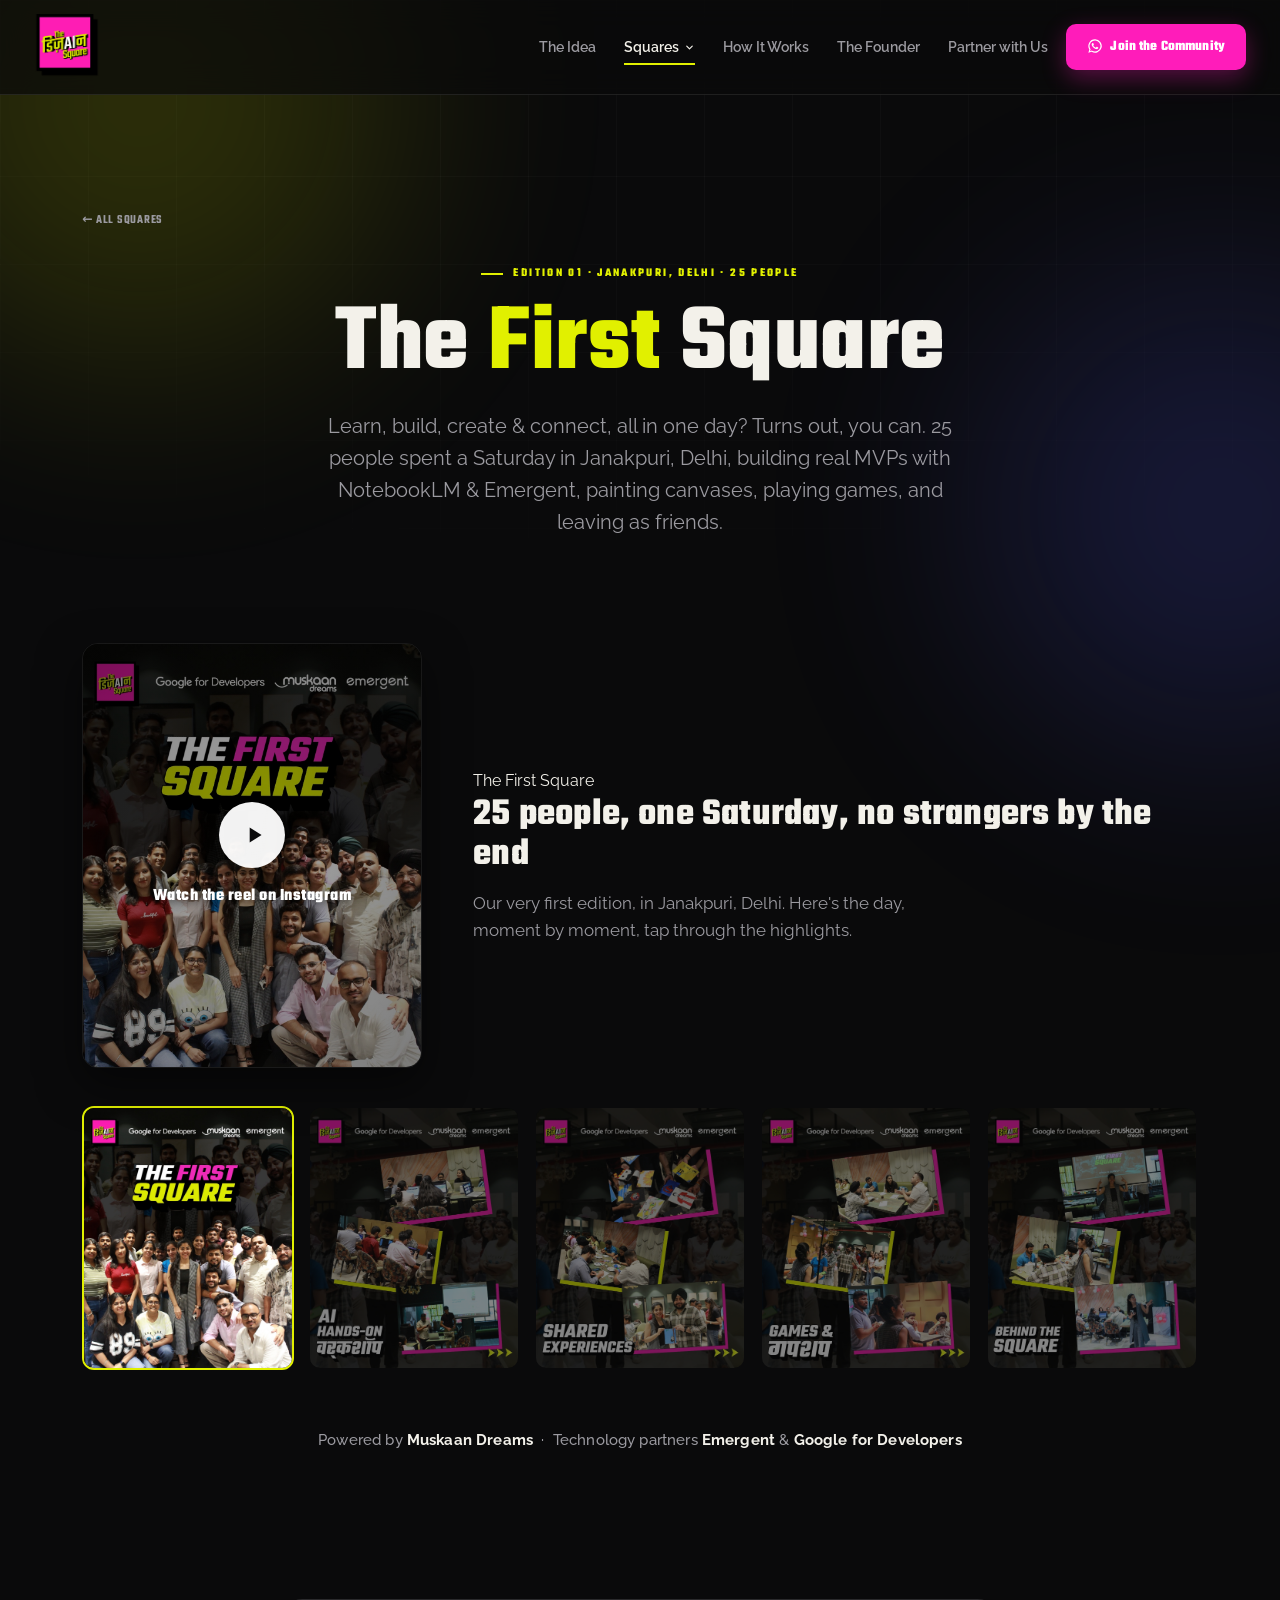
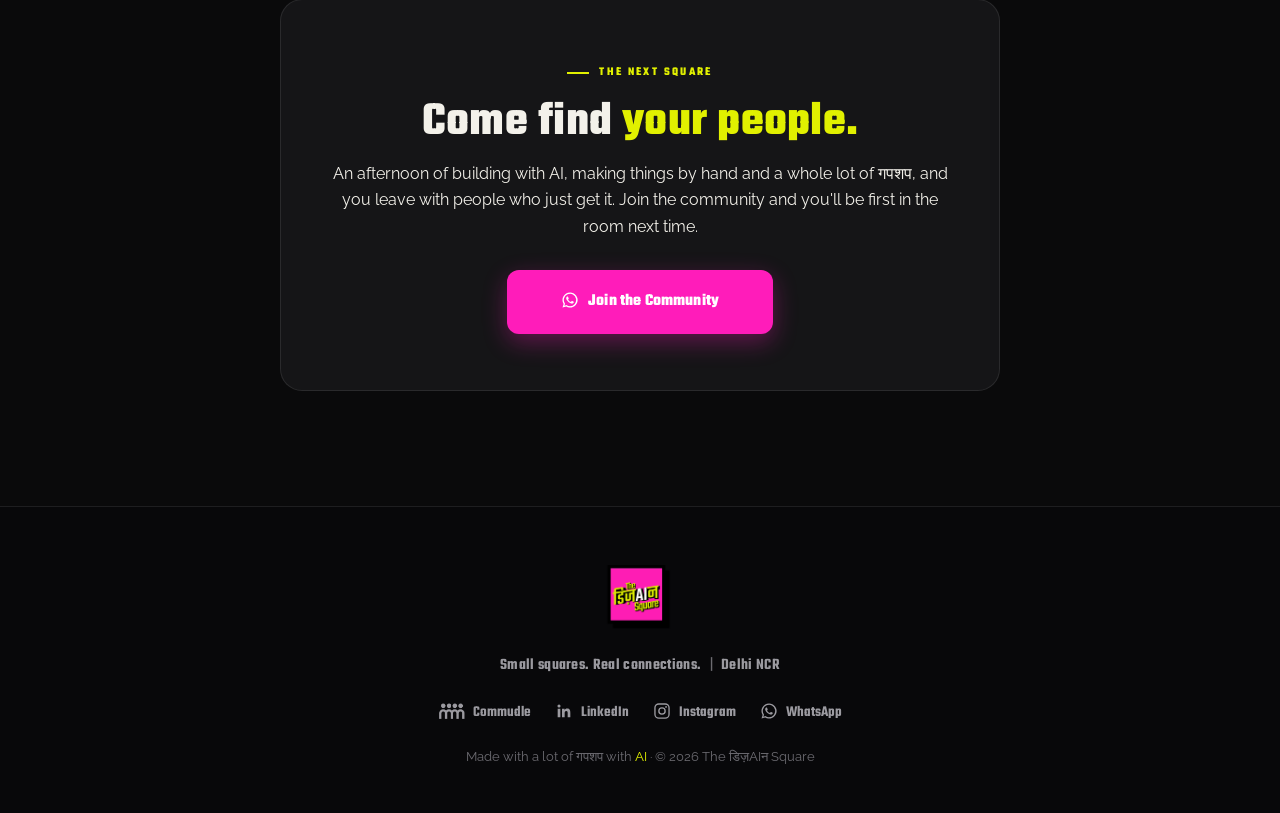
<file: first-square.html>
<!DOCTYPE html>
<html lang="en">
<head>
<meta charset="UTF-8" />
<meta name="viewport" content="width=device-width, initial-scale=1.0" />
<title>The First Square · The डिज़AIन Square</title>
<meta name="description" content="The First Square — edition 01 of The डिज़AIन Square in Janakpuri, Delhi. 25 people built with AI, painted canvases, played games, and left as friends." />
<link rel="icon" href="assets/logo/logo-badge.png" />
<link rel="preconnect" href="https://fonts.googleapis.com" />
<link rel="preconnect" href="https://fonts.gstatic.com" crossorigin />
<link href="https://fonts.googleapis.com/css2?family=Teko:wght@400;500;600;700&family=Raleway:ital,wght@0,400;0,500;0,600;0,700;0,800;1,500&display=swap" rel="stylesheet" />
<link rel="stylesheet" href="styles.css?v=2" />
</head>
<body id="top">

<div class="backdrop"></div>
<span class="glow g1"></span>
<span class="glow g2"></span>

<!-- ============ NAV ============ -->
<header class="nav">
  <a href="index.html" class="logo-badge" aria-label="The डिज़AIन Square home"><img src="assets/logo/logo-badge.png" alt="The डिज़AIन Square" /></a>
  <nav class="nav-links">
    <a href="index.html#what">The Idea</a>
    <div class="nav-dd">
      <button class="nav-dd-btn" type="button" aria-haspopup="true" aria-expanded="false">Squares
        <svg class="nav-dd-caret" width="11" height="11" viewBox="0 0 24 24" fill="none" stroke="currentColor" stroke-width="2.6" stroke-linecap="round" stroke-linejoin="round" aria-hidden="true"><path d="M6 9l6 6 6-6"/></svg>
      </button>
      <div class="nav-dd-menu">
        <a href="first-square.html" aria-current="page">The First Square</a>
        <a href="second-square.html">The Second Square</a>
      </div>
    </div>
    <a href="index.html#happens">How It Works</a>
    <a href="index.html#story">The Founder</a>
    <a href="index.html#partner">Partner with Us</a>
  </nav>
  <a href="https://chat.whatsapp.com/JCS8Ts7KACNHZBFlVH1ROe" target="_blank" rel="noopener" class="btn btn-magenta nav-cta"><svg width="16" height="16" viewBox="0 0 24 24" fill="currentColor" aria-hidden="true"><path d="M12 2a10 10 0 0 0-8.5 15.2L2 22l4.9-1.5A10 10 0 1 0 12 2zm0 18.2c-1.5 0-3-.4-4.3-1.2l-.3-.2-2.9.9.9-2.8-.2-.3A8.2 8.2 0 1 1 12 20.2zm4.5-6.1c-.25-.13-1.47-.72-1.7-.8-.23-.09-.4-.13-.56.13-.16.25-.64.8-.79.96-.14.16-.29.18-.54.06-.25-.13-1.05-.39-2-1.23-.74-.66-1.24-1.47-1.38-1.72-.14-.25-.02-.39.11-.51.11-.11.25-.29.38-.43.12-.14.16-.25.25-.41.08-.16.04-.31-.02-.43-.06-.13-.56-1.35-.77-1.85-.2-.48-.41-.42-.56-.42l-.48-.01c-.16 0-.43.06-.66.31-.23.25-.86.85-.86 2.07s.89 2.4 1.01 2.57c.13.16 1.74 2.66 4.22 3.73.59.25 1.05.4 1.41.52.59.19 1.13.16 1.56.1.48-.07 1.47-.6 1.68-1.18.21-.58.21-1.07.14-1.18-.06-.1-.22-.16-.47-.28z"/></svg>Join the Community</a>
  <button class="nav-toggle" id="navToggle" aria-label="Open menu"><span></span><span></span><span></span></button>
</header>
<div class="mobile-menu" id="mobileMenu">
  <a href="index.html#what">The Idea</a>
  <a href="first-square.html">The First Square</a>
  <a href="second-square.html">The Second Square</a>
  <a href="index.html#happens">How It Works</a>
  <a href="index.html#story">The Founder</a>
  <a href="index.html#partner">Partner with Us</a>
  <a href="https://chat.whatsapp.com/JCS8Ts7KACNHZBFlVH1ROe" target="_blank" rel="noopener" class="btn btn-magenta">Join the Community</a>
</div>

<main>
<!-- ============ EDITION HEADER ============ -->
<section class="section edition-head">
  <a class="back-link reveal" href="index.html#squares">← All Squares</a>
  <p class="eyebrow reveal">Edition 01 · Janakpuri, Delhi · 25 people</p>
  <h1 class="reveal">The <span class="hl">First</span> Square</h1>
  <p class="sub reveal">Learn, build, create &amp; connect, all in one day? Turns out, you can. 25 people spent a Saturday in Janakpuri, Delhi, building real MVPs with NotebookLM &amp; Emergent, painting canvases, playing games, and leaving as friends.</p>
</section>

<!-- ============ RECAP SHOWCASE ============ -->
<section class="section edition-recap">
  <div class="recap-showcase reveal">
    <div class="showcase-main" id="showcaseMain">
      <div class="showcase-media has-reel" id="showcaseMedia">
        <img id="showcaseImg" src="assets/sq1/sq1-cover.jpg" alt="The First Square, the full crew, with Google for Developers, Muskaan Dreams and Emergent" loading="lazy" />
        <a class="showcase-reel" href="https://www.instagram.com/p/DbBiv6zv3bE/" target="_blank" rel="noopener" aria-label="Watch the reel on Instagram">
          <span class="reel-btn"><svg viewBox="0 0 24 24" fill="currentColor" aria-hidden="true"><path d="M8 5v14l11-7z"/></svg></span>
          <span class="reel-btn-label">Watch the reel on Instagram</span>
        </a>
      </div>
      <div class="showcase-info">
        <span class="tag" id="showcaseTag">The First Square</span>
        <h3 id="showcaseTitle">25 people, one Saturday, no strangers by the end</h3>
        <p id="showcaseDesc">Our very first edition, in Janakpuri, Delhi. Here's the day, moment by moment, tap through the highlights.</p>
      </div>
    </div>
    <div class="showcase-thumbs" role="tablist" aria-label="First Square highlights">
      <button class="thumb is-active" type="button" data-reel="1"
        data-src="assets/sq1/sq1-cover.jpg" data-alt="The First Square, the full crew"
        data-tag="The First Square" data-title="25 people, one Saturday, no strangers by the end"
        data-desc="Our very first edition, in Janakpuri, Delhi. Here's the day, moment by moment, tap through the highlights.">
        <img src="assets/sq1/sq1-cover.jpg" alt="The First Square group photo" loading="lazy" />
      </button>
      <button class="thumb" type="button"
        data-src="assets/sq1/sq1-ai.jpg" data-alt="AI Hands-on Workshop at The First Square"
        data-tag="AI Hands-on Workshop" data-title="We built with AI, not just about it"
        data-desc="With NotebookLM and Emergent, everyone went from a problem to key insights to a working MVP, all in a single session. Led by Abhishek Dubey.">
        <img src="assets/sq1/sq1-ai.jpg" alt="AI Hands-on Workshop" loading="lazy" />
      </button>
      <button class="thumb" type="button"
        data-src="assets/sq1/sq1-shared.jpg" data-alt="Shared Experiences at The First Square"
        data-tag="Shared Experiences" data-title="Then we picked up paintbrushes"
        data-desc="No judgment, no competition, just creating something together, slowing down, and taking home a canvas we painted by hand.">
        <img src="assets/sq1/sq1-shared.jpg" alt="Shared Experiences" loading="lazy" />
      </button>
      <button class="thumb" type="button"
        data-src="assets/sq1/sq1-games.jpg" data-alt="Games and Gupshup at The First Square"
        data-tag="Games &amp; Gupshup" data-title="The best bits happened in between"
        data-desc="New friendships, AI recommendations, laughs over lunch, plus brownies, ice cream, and a room full of curious people learning from each other.">
        <img src="assets/sq1/sq1-games.jpg" alt="Games and Gupshup" loading="lazy" />
      </button>
      <button class="thumb" type="button"
        data-src="assets/sq1/sq1-behind.jpg" data-alt="Behind the Square"
        data-tag="Behind the Square" data-title="How it all came together"
        data-desc="A peek behind the scenes, the setup, the hosting, and the little moments that made the very first Square feel real.">
        <img src="assets/sq1/sq1-behind.jpg" alt="Behind the Square" loading="lazy" />
      </button>
    </div>
  </div>

  <div class="recap-cta reveal">
    <p class="recap-thanks">Powered by <b>Muskaan Dreams</b> &nbsp;·&nbsp; Technology partners <b>Emergent</b> &amp; <b>Google for Developers</b></p>
  </div>
</section>

<!-- ============ JOIN CTA ============ -->
<section class="section edition-join">
  <div class="edition-join-card reveal">
    <p class="eyebrow">The next Square</p>
    <h2>Come find <span class="hl">your people.</span></h2>
    <p class="sub" style="margin-left:auto;margin-right:auto">An afternoon of building with AI, making things by hand and a whole lot of गपशप, and you leave with people who just get it. Join the community and you'll be first in the room next time.</p>
    <div class="hero-cta">
      <a href="https://chat.whatsapp.com/JCS8Ts7KACNHZBFlVH1ROe" target="_blank" rel="noopener" class="btn btn-magenta lg">
        <svg width="18" height="18" viewBox="0 0 24 24" fill="currentColor" aria-hidden="true"><path d="M12 2a10 10 0 0 0-8.5 15.2L2 22l4.9-1.5A10 10 0 1 0 12 2zm0 18.2c-1.5 0-3-.4-4.3-1.2l-.3-.2-2.9.9.9-2.8-.2-.3A8.2 8.2 0 1 1 12 20.2zm4.5-6.1c-.25-.13-1.47-.72-1.7-.8-.23-.09-.4-.13-.56.13-.16.25-.64.8-.79.96-.14.16-.29.18-.54.06-.25-.13-1.05-.39-2-1.23-.74-.66-1.24-1.47-1.38-1.72-.14-.25-.02-.39.11-.51.11-.11.25-.29.38-.43.12-.14.16-.25.25-.41.08-.16.04-.31-.02-.43-.06-.13-.56-1.35-.77-1.85-.2-.48-.41-.42-.56-.42l-.48-.01c-.16 0-.43.06-.66.31-.23.25-.86.85-.86 2.07s.89 2.4 1.01 2.57c.13.16 1.74 2.66 4.22 3.73.59.25 1.05.4 1.41.52.59.19 1.13.16 1.56.1.48-.07 1.47-.6 1.68-1.18.21-.58.21-1.07.14-1.18-.06-.1-.22-.16-.47-.28z"/></svg>
        Join the Community
      </a>
    </div>
  </div>
</section>
</main>

<!-- ============ FOOTER ============ -->
<footer class="footer">
  <a href="index.html" class="logo-badge"><img src="assets/logo/logo-badge.png" alt="The डिज़AIन Square" /></a>
  <p class="footer-tag">Small squares. Real connections. <span class="sep">|</span> Delhi NCR</p>
  <div class="footer-links">
    <a class="foot-social" href="https://www.commudle.com/communities/the-desaign-square" target="_blank" rel="noopener">
      <span class="foot-logo" role="img" aria-label="Commudle"></span> Commudle</a>
    <a class="foot-social" href="https://www.linkedin.com/company/the-desaign-square" target="_blank" rel="noopener">
      <svg viewBox="0 0 24 24" aria-hidden="true"><path d="M20.45 20.45h-3.56v-5.57c0-1.33-.02-3.04-1.85-3.04-1.85 0-2.14 1.45-2.14 2.94v5.67H9.35V9h3.41v1.56h.05c.48-.9 1.64-1.85 3.37-1.85 3.6 0 4.27 2.37 4.27 5.46zM5.34 7.43a2.06 2.06 0 1 1 0-4.12 2.06 2.06 0 0 1 0 4.12zM7.12 20.45H3.56V9h3.56z"/></svg> LinkedIn</a>
    <a class="foot-social" href="https://www.instagram.com/the_desaign_square/" target="_blank" rel="noopener">
      <svg viewBox="0 0 24 24" aria-hidden="true"><rect x="2.6" y="2.6" width="18.8" height="18.8" rx="5.2" fill="none" stroke="currentColor" stroke-width="1.8"/><circle cx="12" cy="12" r="4.2" fill="none" stroke="currentColor" stroke-width="1.8"/><circle cx="17.4" cy="6.6" r="1.2"/></svg> Instagram</a>
    <a class="foot-social" href="https://chat.whatsapp.com/JCS8Ts7KACNHZBFlVH1ROe" target="_blank" rel="noopener">
      <svg viewBox="0 0 24 24" aria-hidden="true"><path d="M12 2a10 10 0 0 0-8.5 15.2L2 22l4.9-1.5A10 10 0 1 0 12 2zm0 18.2c-1.5 0-3-.4-4.3-1.2l-.3-.2-2.9.9.9-2.8-.2-.3A8.2 8.2 0 1 1 12 20.2zm4.5-6.1c-.25-.13-1.47-.72-1.7-.8-.23-.09-.4-.13-.56.13-.16.25-.64.8-.79.96-.14.16-.29.18-.54.06-.25-.13-1.05-.39-2-1.23-.74-.66-1.24-1.47-1.38-1.72-.14-.25-.02-.39.11-.51.11-.11.25-.29.38-.43.12-.14.16-.25.25-.41.08-.16.04-.31-.02-.43-.06-.13-.56-1.35-.77-1.85-.2-.48-.41-.42-.56-.42l-.48-.01c-.16 0-.43.06-.66.31-.23.25-.86.85-.86 2.07s.89 2.4 1.01 2.57c.13.16 1.74 2.66 4.22 3.73.59.25 1.05.4 1.41.52.59.19 1.13.16 1.56.1.48-.07 1.47-.6 1.68-1.18.21-.58.21-1.07.14-1.18-.06-.1-.22-.16-.47-.28z"/></svg> WhatsApp</a>
  </div>
  <p class="footer-copy">Made with a lot of गपशप with <span class="ai">AI</span> · © 2026 The डिज़AIन Square</p>
</footer>

<script src="script.js?v=2"></script>
</body>
</html>
</file>
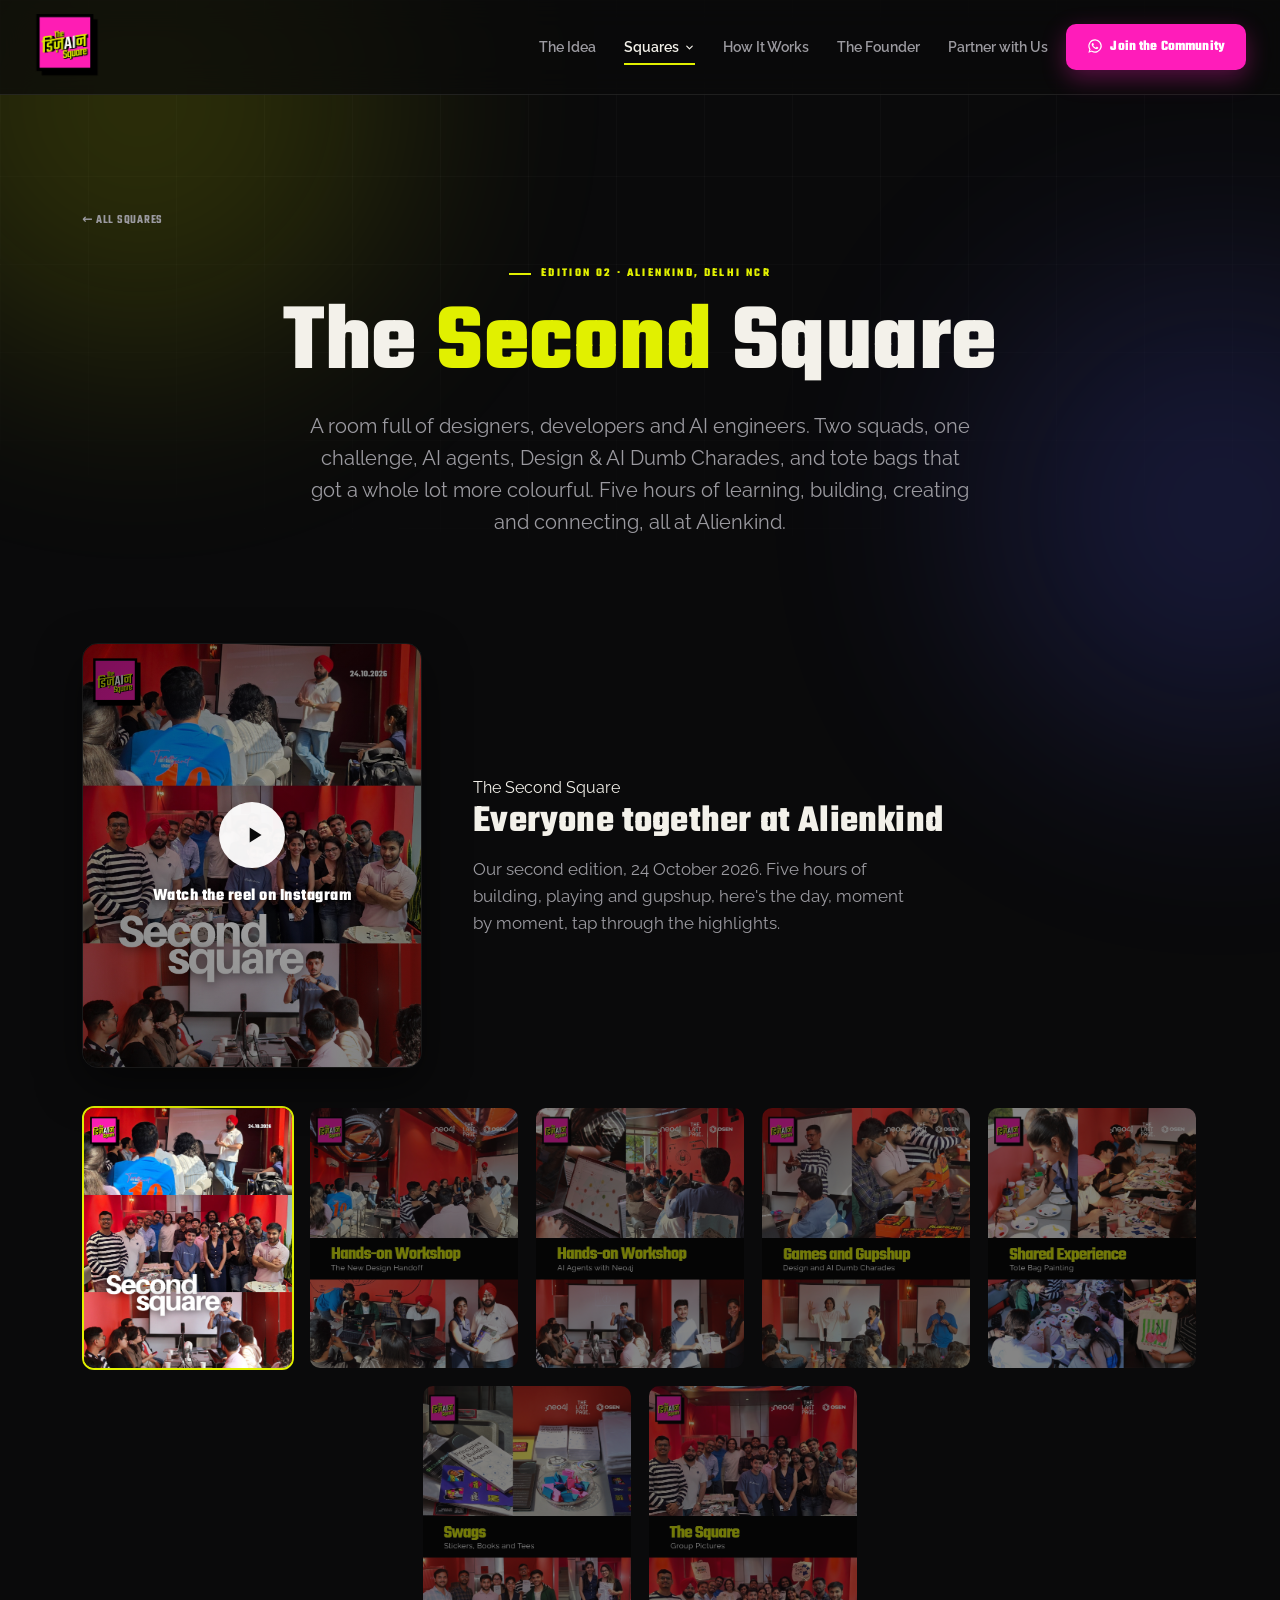
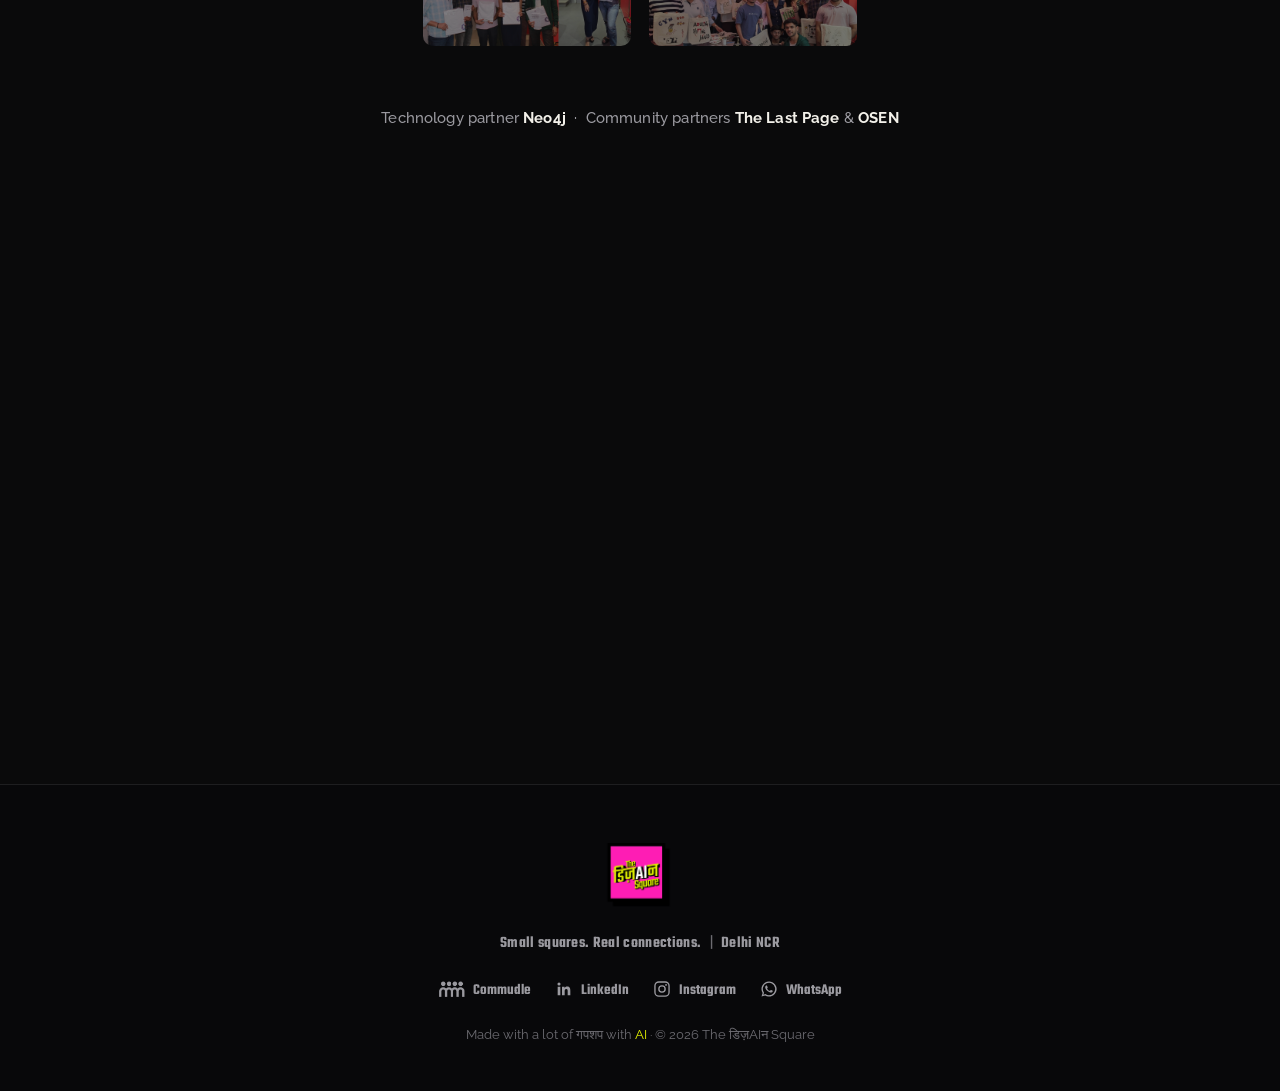
<file: second-square.html>
<!DOCTYPE html>
<html lang="en">
<head>
<meta charset="UTF-8" />
<meta name="viewport" content="width=device-width, initial-scale=1.0" />
<title>The Second Square · The डिज़AIन Square</title>
<meta name="description" content="The Second Square — edition 02 of The डिज़AIन Square at Alienkind. A design handoff workshop, a squad coding challenge, AI agents with Neo4j, Dumb Charades and tote-bag painting." />
<link rel="icon" href="assets/logo/logo-badge.png" />
<link rel="preconnect" href="https://fonts.googleapis.com" />
<link rel="preconnect" href="https://fonts.gstatic.com" crossorigin />
<link href="https://fonts.googleapis.com/css2?family=Teko:wght@400;500;600;700&family=Raleway:ital,wght@0,400;0,500;0,600;0,700;0,800;1,500&display=swap" rel="stylesheet" />
<link rel="stylesheet" href="styles.css?v=2" />
</head>
<body id="top">

<div class="backdrop"></div>
<span class="glow g1"></span>
<span class="glow g2"></span>

<!-- ============ NAV ============ -->
<header class="nav">
  <a href="index.html" class="logo-badge" aria-label="The डिज़AIन Square home"><img src="assets/logo/logo-badge.png" alt="The डिज़AIन Square" /></a>
  <nav class="nav-links">
    <a href="index.html#what">The Idea</a>
    <div class="nav-dd">
      <button class="nav-dd-btn" type="button" aria-haspopup="true" aria-expanded="false">Squares
        <svg class="nav-dd-caret" width="11" height="11" viewBox="0 0 24 24" fill="none" stroke="currentColor" stroke-width="2.6" stroke-linecap="round" stroke-linejoin="round" aria-hidden="true"><path d="M6 9l6 6 6-6"/></svg>
      </button>
      <div class="nav-dd-menu">
        <a href="first-square.html">The First Square</a>
        <a href="second-square.html" aria-current="page">The Second Square</a>
      </div>
    </div>
    <a href="index.html#happens">How It Works</a>
    <a href="index.html#story">The Founder</a>
    <a href="index.html#partner">Partner with Us</a>
  </nav>
  <a href="https://chat.whatsapp.com/JCS8Ts7KACNHZBFlVH1ROe" target="_blank" rel="noopener" class="btn btn-magenta nav-cta"><svg width="16" height="16" viewBox="0 0 24 24" fill="currentColor" aria-hidden="true"><path d="M12 2a10 10 0 0 0-8.5 15.2L2 22l4.9-1.5A10 10 0 1 0 12 2zm0 18.2c-1.5 0-3-.4-4.3-1.2l-.3-.2-2.9.9.9-2.8-.2-.3A8.2 8.2 0 1 1 12 20.2zm4.5-6.1c-.25-.13-1.47-.72-1.7-.8-.23-.09-.4-.13-.56.13-.16.25-.64.8-.79.96-.14.16-.29.18-.54.06-.25-.13-1.05-.39-2-1.23-.74-.66-1.24-1.47-1.38-1.72-.14-.25-.02-.39.11-.51.11-.11.25-.29.38-.43.12-.14.16-.25.25-.41.08-.16.04-.31-.02-.43-.06-.13-.56-1.35-.77-1.85-.2-.48-.41-.42-.56-.42l-.48-.01c-.16 0-.43.06-.66.31-.23.25-.86.85-.86 2.07s.89 2.4 1.01 2.57c.13.16 1.74 2.66 4.22 3.73.59.25 1.05.4 1.41.52.59.19 1.13.16 1.56.1.48-.07 1.47-.6 1.68-1.18.21-.58.21-1.07.14-1.18-.06-.1-.22-.16-.47-.28z"/></svg>Join the Community</a>
  <button class="nav-toggle" id="navToggle" aria-label="Open menu"><span></span><span></span><span></span></button>
</header>
<div class="mobile-menu" id="mobileMenu">
  <a href="index.html#what">The Idea</a>
  <a href="first-square.html">The First Square</a>
  <a href="second-square.html">The Second Square</a>
  <a href="index.html#happens">How It Works</a>
  <a href="index.html#story">The Founder</a>
  <a href="index.html#partner">Partner with Us</a>
  <a href="https://chat.whatsapp.com/JCS8Ts7KACNHZBFlVH1ROe" target="_blank" rel="noopener" class="btn btn-magenta">Join the Community</a>
</div>

<main>
<!-- ============ EDITION HEADER ============ -->
<section class="section edition-head">
  <a class="back-link reveal" href="index.html#squares">← All Squares</a>
  <p class="eyebrow reveal">Edition 02 · Alienkind, Delhi NCR</p>
  <h1 class="reveal">The <span class="hl">Second</span> Square</h1>
  <p class="sub reveal">A room full of designers, developers and AI engineers. Two squads, one challenge, AI agents, Design &amp; AI Dumb Charades, and tote bags that got a whole lot more colourful. Five hours of learning, building, creating and connecting, all at Alienkind.</p>
</section>

<!-- ============ RECAP SHOWCASE ============ -->
<section class="section edition-recap">
  <div class="recap-showcase reveal">
    <div class="showcase-main" id="showcaseMain">
      <div class="showcase-media has-reel" id="showcaseMedia">
        <img id="showcaseImg" src="assets/sq2/sq2-cover.jpg" alt="The Second Square at Alienkind, 24 October 2026" loading="lazy" />
        <a class="showcase-reel" href="https://www.instagram.com/p/DfJjzfev5_I/" target="_blank" rel="noopener" aria-label="Watch the reel on Instagram">
          <span class="reel-btn"><svg viewBox="0 0 24 24" fill="currentColor" aria-hidden="true"><path d="M8 5v14l11-7z"/></svg></span>
          <span class="reel-btn-label">Watch the reel on Instagram</span>
        </a>
      </div>
      <div class="showcase-info">
        <span class="tag" id="showcaseTag">The Second Square</span>
        <h3 id="showcaseTitle">Everyone together at Alienkind</h3>
        <p id="showcaseDesc">Our second edition, 24 October 2026. Five hours of building, playing and gupshup, here's the day, moment by moment, tap through the highlights.</p>
      </div>
    </div>
    <div class="showcase-thumbs" role="tablist" aria-label="Second Square highlights">
      <button class="thumb is-active" type="button" data-reel="1"
        data-src="assets/sq2/sq2-cover.jpg" data-alt="The Second Square at Alienkind, 24 October 2026"
        data-tag="The Second Square" data-title="Everyone together at Alienkind"
        data-desc="Our second edition, 24 October 2026. Five hours of building, playing and gupshup, here's the day, moment by moment, tap through the highlights.">
        <img src="assets/sq2/sq2-cover.jpg" alt="The Second Square cover" loading="lazy" />
      </button>
      <button class="thumb" type="button"
        data-src="assets/sq2/sq2-handoff.jpg" data-alt="Design handoff workshop with Brahmjit Singh"
        data-tag="Hands-on Workshop" data-title="A new way to hand off design"
        data-desc="Brahmjit Singh on how Design, AI and GitHub come together in a brand-new handoff workflow, then two squads went head-to-head to build, refine and ship a feature, one winning squad.">
        <img src="assets/sq2/sq2-handoff.jpg" alt="Design handoff workshop" loading="lazy" />
      </button>
      <button class="thumb" type="button"
        data-src="assets/sq2/sq2-agents.jpg" data-alt="AI agents live demo with Neo4j"
        data-tag="Hands-on Workshop" data-title="From assistants to agents"
        data-desc="Ajay Singh Karayat's live demo, From AI Assistants to AI Agents with Neo4j, going well beyond the usual prompt-and-response.">
        <img src="assets/sq2/sq2-agents.jpg" alt="AI agents with Neo4j" loading="lazy" />
      </button>
      <button class="thumb" type="button"
        data-src="assets/sq2/sq2-charades.jpg" data-alt="Design and AI Dumb Charades"
        data-tag="Games &amp; Gupshup" data-title="Where the laughter took over"
        data-desc="Design &amp; AI Dumb Charades brought out everyone's acting skills, and some very questionable guessing.">
        <img src="assets/sq2/sq2-charades.jpg" alt="Dumb Charades" loading="lazy" />
      </button>
      <button class="thumb" type="button"
        data-src="assets/sq2/sq2-tote.jpg" data-alt="Tote-bag painting"
        data-tag="Shared Experience" data-title="Then we picked up paintbrushes"
        data-desc="Tote-bag painting let creativity take a completely different form, everyone left with something they made by hand.">
        <img src="assets/sq2/sq2-tote.jpg" alt="Tote bag painting" loading="lazy" />
      </button>
      <button class="thumb" type="button"
        data-src="assets/sq2/sq2-swags.jpg" data-alt="Swags: stickers, books and tees"
        data-tag="Swags" data-title="Nobody went home empty-handed"
        data-desc="Stickers, tees and copies of Principles of Building AI Agents, little things to remember the afternoon by.">
        <img src="assets/sq2/sq2-swags.jpg" alt="Swags" loading="lazy" />
      </button>
      <button class="thumb" type="button"
        data-src="assets/sq2/sq2-group.jpg" data-alt="The whole room at The Second Square"
        data-tag="The Square" data-title="The whole room, in one frame"
        data-desc="Designers, developers and AI engineers who walked in as strangers and left with new connections, and a few hand-painted totes.">
        <img src="assets/sq2/sq2-group.jpg" alt="Group pictures" loading="lazy" />
      </button>
    </div>
  </div>

  <div class="recap-cta reveal">
    <p class="recap-thanks">Technology partner <b>Neo4j</b> &nbsp;·&nbsp; Community partners <b>The Last Page</b> &amp; <b>OSEN</b></p>
  </div>
</section>

<!-- ============ JOIN CTA ============ -->
<section class="section edition-join">
  <div class="edition-join-card reveal">
    <p class="eyebrow">The next Square</p>
    <h2>Come find <span class="hl">your people.</span></h2>
    <p class="sub" style="margin-left:auto;margin-right:auto">An afternoon of building with AI, making things by hand and a whole lot of गपशप, and you leave with people who just get it. Join the community and you'll be first in the room next time.</p>
    <div class="hero-cta">
      <a href="https://chat.whatsapp.com/JCS8Ts7KACNHZBFlVH1ROe" target="_blank" rel="noopener" class="btn btn-magenta lg">
        <svg width="18" height="18" viewBox="0 0 24 24" fill="currentColor" aria-hidden="true"><path d="M12 2a10 10 0 0 0-8.5 15.2L2 22l4.9-1.5A10 10 0 1 0 12 2zm0 18.2c-1.5 0-3-.4-4.3-1.2l-.3-.2-2.9.9.9-2.8-.2-.3A8.2 8.2 0 1 1 12 20.2zm4.5-6.1c-.25-.13-1.47-.72-1.7-.8-.23-.09-.4-.13-.56.13-.16.25-.64.8-.79.96-.14.16-.29.18-.54.06-.25-.13-1.05-.39-2-1.23-.74-.66-1.24-1.47-1.38-1.72-.14-.25-.02-.39.11-.51.11-.11.25-.29.38-.43.12-.14.16-.25.25-.41.08-.16.04-.31-.02-.43-.06-.13-.56-1.35-.77-1.85-.2-.48-.41-.42-.56-.42l-.48-.01c-.16 0-.43.06-.66.31-.23.25-.86.85-.86 2.07s.89 2.4 1.01 2.57c.13.16 1.74 2.66 4.22 3.73.59.25 1.05.4 1.41.52.59.19 1.13.16 1.56.1.48-.07 1.47-.6 1.68-1.18.21-.58.21-1.07.14-1.18-.06-.1-.22-.16-.47-.28z"/></svg>
        Join the Community
      </a>
    </div>
  </div>
</section>
</main>

<!-- ============ FOOTER ============ -->
<footer class="footer">
  <a href="index.html" class="logo-badge"><img src="assets/logo/logo-badge.png" alt="The डिज़AIन Square" /></a>
  <p class="footer-tag">Small squares. Real connections. <span class="sep">|</span> Delhi NCR</p>
  <div class="footer-links">
    <a class="foot-social" href="https://www.commudle.com/communities/the-desaign-square" target="_blank" rel="noopener">
      <span class="foot-logo" role="img" aria-label="Commudle"></span> Commudle</a>
    <a class="foot-social" href="https://www.linkedin.com/company/the-desaign-square" target="_blank" rel="noopener">
      <svg viewBox="0 0 24 24" aria-hidden="true"><path d="M20.45 20.45h-3.56v-5.57c0-1.33-.02-3.04-1.85-3.04-1.85 0-2.14 1.45-2.14 2.94v5.67H9.35V9h3.41v1.56h.05c.48-.9 1.64-1.85 3.37-1.85 3.6 0 4.27 2.37 4.27 5.46zM5.34 7.43a2.06 2.06 0 1 1 0-4.12 2.06 2.06 0 0 1 0 4.12zM7.12 20.45H3.56V9h3.56z"/></svg> LinkedIn</a>
    <a class="foot-social" href="https://www.instagram.com/the_desaign_square/" target="_blank" rel="noopener">
      <svg viewBox="0 0 24 24" aria-hidden="true"><rect x="2.6" y="2.6" width="18.8" height="18.8" rx="5.2" fill="none" stroke="currentColor" stroke-width="1.8"/><circle cx="12" cy="12" r="4.2" fill="none" stroke="currentColor" stroke-width="1.8"/><circle cx="17.4" cy="6.6" r="1.2"/></svg> Instagram</a>
    <a class="foot-social" href="https://chat.whatsapp.com/JCS8Ts7KACNHZBFlVH1ROe" target="_blank" rel="noopener">
      <svg viewBox="0 0 24 24" aria-hidden="true"><path d="M12 2a10 10 0 0 0-8.5 15.2L2 22l4.9-1.5A10 10 0 1 0 12 2zm0 18.2c-1.5 0-3-.4-4.3-1.2l-.3-.2-2.9.9.9-2.8-.2-.3A8.2 8.2 0 1 1 12 20.2zm4.5-6.1c-.25-.13-1.47-.72-1.7-.8-.23-.09-.4-.13-.56.13-.16.25-.64.8-.79.96-.14.16-.29.18-.54.06-.25-.13-1.05-.39-2-1.23-.74-.66-1.24-1.47-1.38-1.72-.14-.25-.02-.39.11-.51.11-.11.25-.29.38-.43.12-.14.16-.25.25-.41.08-.16.04-.31-.02-.43-.06-.13-.56-1.35-.77-1.85-.2-.48-.41-.42-.56-.42l-.48-.01c-.16 0-.43.06-.66.31-.23.25-.86.85-.86 2.07s.89 2.4 1.01 2.57c.13.16 1.74 2.66 4.22 3.73.59.25 1.05.4 1.41.52.59.19 1.13.16 1.56.1.48-.07 1.47-.6 1.68-1.18.21-.58.21-1.07.14-1.18-.06-.1-.22-.16-.47-.28z"/></svg> WhatsApp</a>
  </div>
  <p class="footer-copy">Made with a lot of गपशप with <span class="ai">AI</span> · © 2026 The डिज़AIन Square</p>
</footer>

<script src="script.js?v=2"></script>
</body>
</html>
</file>
<file: styles.css>
/* =========================================================
   The डिज़AIन Square — refined dark identity
   Brand DNA from the deck (lime + magenta on black, the
   square/diamond motif, bold Archivo display type) executed
   as a confident, editorial dark site. Playful through
   colour, motion & bold type — professional through restraint.
   Disciplined two-accent palette. No rainbow, no emoji,
   no handwriting, no chunky sticker shadows.
   ========================================================= */

:root{
  --bg:#0a0a0b;
  --bg-2:#0f0f11;
  --surface:#151517;
  --surface-2:#1c1c20;
  --line:rgba(255,255,255,.09);
  --line-2:rgba(255,255,255,.16);
  --ink:#f3f1ea;
  --ink-soft:#9b9aa0;
  --ink-dim:#6c6b71;
  --lime:#e1f000;       /* brand identity */
  --lime-dim:#b6c200;
  --magenta:#ff1cba;    /* primary action — reserved */
  --blue:#545eff;       /* secondary accent — contrast & depth */
  --on-lime:#0a0a0b;
  --shadow:0 16px 44px rgba(0,0,0,.5);
  --shadow-sm:0 8px 24px rgba(0,0,0,.4);
  --r:16px;
  --r-lg:22px;
  --r-sm:10px;
  --maxw:1160px;
  --pad:clamp(72px,9vw,128px);
  --display:"Teko",system-ui,sans-serif;
  --body:"Raleway",system-ui,sans-serif;
}

*{box-sizing:border-box;margin:0;padding:0}
html{scroll-behavior:smooth;scroll-padding-top:100px}
body{
  background:var(--bg);
  color:var(--ink);
  font-family:var(--body);
  line-height:1.65;
  overflow-x:clip;
  -webkit-font-smoothing:antialiased;
}
a{color:inherit;text-decoration:none}
img{max-width:100%;display:block}
::selection{background:var(--lime);color:var(--on-lime)}

/* faint grid + brand glows behind everything */
.backdrop{position:fixed;inset:0;z-index:-2;pointer-events:none;
  background-image:
    linear-gradient(rgba(255,255,255,.022) 1px,transparent 1px),
    linear-gradient(90deg,rgba(255,255,255,.022) 1px,transparent 1px);
  background-size:88px 88px;
  mask-image:radial-gradient(ellipse 120% 80% at 50% 0%,#000 30%,transparent 90%)}
.glow{position:fixed;border-radius:50%;filter:blur(120px);z-index:-2;pointer-events:none;opacity:.16}
.glow.g1{top:-160px;left:-120px;width:520px;height:520px;background:var(--lime)}
.glow.g2{top:30%;right:-180px;width:480px;height:480px;background:var(--blue);opacity:.18}
/* outlined diamonds — the deck motif, used sparingly */
.dia{position:absolute;border:1.5px solid var(--line-2);transform:rotate(45deg);
  z-index:0;pointer-events:none;border-radius:3px}

/* ---------- type helpers ---------- */
.eyebrow{font-family:var(--display);font-weight:700;letter-spacing:.2em;text-transform:uppercase;
  font-size:.74rem;color:var(--lime);display:inline-flex;align-items:center;gap:10px}
.eyebrow::before{content:"";width:22px;height:2px;background:var(--lime)}
h1,h2,h3{font-family:var(--display);font-weight:700;line-height:1;letter-spacing:.005em}
.hl{color:var(--lime)}
.hl-m{color:var(--magenta)}
.hl-b{color:var(--blue)}

/* ---------- icons ---------- */
.ic{width:24px;height:24px;stroke:var(--lime);stroke-width:1.9;fill:none;
  stroke-linecap:round;stroke-linejoin:round;display:block}
.ic-chip{width:50px;height:50px;border-radius:13px;background:var(--surface-2);
  border:1px solid var(--line);display:grid;place-items:center;flex:none}

/* ---------- buttons ---------- */
.btn{display:inline-flex;align-items:center;justify-content:center;gap:.55em;cursor:pointer;
  font-family:var(--display);font-weight:700;font-size:.98rem;letter-spacing:.01em;
  padding:14px 26px;border-radius:12px;border:1.5px solid transparent;
  transition:transform .18s ease,box-shadow .18s ease,background .18s ease,border-color .18s ease,color .18s ease}
.btn-magenta{background:var(--magenta);color:#fff}
.btn-magenta:hover{transform:translateY(-2px);box-shadow:0 12px 30px rgba(255,43,166,.32)}
.btn-ghost{background:transparent;color:var(--ink);border-color:var(--line-2)}
.btn-ghost:hover{border-color:var(--lime);color:var(--lime);transform:translateY(-2px)}
.btn.lg{padding:17px 32px;font-size:1.05rem}
/* optically center button icons to the Teko cap-height */
.btn svg{position:relative;top:-1px}
.btn.lg svg{top:-2px}

/* ---------- layout ---------- */
.section{max-width:var(--maxw);margin:0 auto;padding:var(--pad) 22px;position:relative}
.section-head{max-width:720px;margin-bottom:54px}
.section-head h2{font-size:clamp(2.3rem,5.4vw,3.9rem);margin-top:14px}
.section-head .sub{font-size:clamp(1.02rem,1.6vw,1.18rem);color:var(--ink-soft);margin-top:18px;max-width:600px}
.center{text-align:center;margin-left:auto;margin-right:auto}
.center .eyebrow{justify-content:center}

/* =========================================================
   NAV
   ========================================================= */
.nav{position:sticky;top:0;z-index:60;display:flex;align-items:center;gap:18px;
  padding:14px clamp(16px,4vw,34px);
  background:rgba(10,10,11,.72);backdrop-filter:blur(16px);
  border-bottom:1px solid var(--line)}
.logo-badge{display:inline-flex;align-items:center;background:#0d0d0e;
  border:1px solid var(--line-2);border-radius:11px;padding:7px 12px;
  transition:border-color .2s ease,transform .2s ease}
.logo-badge:hover{border-color:var(--lime);transform:translateY(-1px)}
.logo-badge img{height:30px}
.nav-links{display:flex;gap:28px;margin-left:auto}
.nav-links a{font-family:var(--body);font-weight:600;font-size:.9rem;color:var(--ink-soft);
  position:relative;padding:4px 0;transition:color .2s ease}
.nav-links a::after{content:"";position:absolute;left:0;bottom:-2px;height:2px;width:0;
  background:var(--lime);transition:width .22s ease}
.nav-links a:hover{color:var(--ink)}.nav-links a:hover::after{width:100%}
.nav-cta{padding:10px 20px;font-size:.9rem;border-radius:10px}
.nav-toggle{display:none;flex-direction:column;gap:5px;background:var(--surface);
  border:1px solid var(--line-2);border-radius:10px;padding:9px;cursor:pointer;margin-left:auto}
.nav-toggle span{width:22px;height:2px;background:var(--ink);border-radius:2px;transition:.25s}
.mobile-menu{display:none;flex-direction:column;background:var(--bg-2);
  border-bottom:1px solid var(--line);overflow:hidden;max-height:0;transition:max-height .3s ease}
.mobile-menu.open{max-height:420px;padding:14px 22px 24px}
.mobile-menu a{font-family:var(--body);font-weight:600;padding:12px 0;border-bottom:1px solid var(--line);color:var(--ink-soft)}
.mobile-menu a.btn{font-family:var(--display);margin-top:16px;color:#fff;border-bottom:0;padding:14px 26px}

/* =========================================================
   HERO
   ========================================================= */
.hero{position:relative;max-width:var(--maxw);margin:0 auto;
  padding:clamp(34px,4.5vw,60px) 22px clamp(40px,5vw,68px);text-align:center}
.hero .dia.h1d{top:14%;left:8%;width:54px;height:54px}
.hero .dia.h2d{top:24%;right:11%;width:30px;height:30px;border-color:rgba(200,240,0,.3)}
.hero .dia.h3d{bottom:18%;left:13%;width:22px;height:22px;border-color:rgba(84,94,255,.4)}
.hero h1{font-size:clamp(3.6rem,11.5vw,8rem);line-height:.92;font-weight:700}
.hero-sub{font-size:clamp(1.08rem,1.9vw,1.4rem);color:var(--ink-soft);max-width:620px;
  margin:26px auto 0;line-height:1.55}
.hero-cta{display:flex;gap:14px;justify-content:center;flex-wrap:wrap;margin-top:38px}
.hero-cta .btn{min-width:266px}

/* =========================================================
   MARQUEE — slim, level, restrained
   ========================================================= */
.marquee{border-top:1px solid var(--line);border-bottom:1px solid var(--line);
  background:var(--bg-2);overflow:hidden;padding:28px 0}
.marquee-track{display:flex;width:max-content;animation:scroll 32s linear infinite}
.marquee:hover .marquee-track{animation-play-state:paused}
.marquee span{font-family:var(--display);font-weight:700;font-size:.95rem;letter-spacing:.16em;
  text-transform:uppercase;color:var(--ink-soft);white-space:nowrap;display:inline-flex;align-items:center}
.marquee span::after{content:"";width:9px;height:9px;background:var(--lime);transform:rotate(45deg);margin:0 36px}
@keyframes scroll{to{transform:translateX(-50%)}}

/* =========================================================
   STORY
   ========================================================= */
.story-lead{font-size:clamp(2rem,4.3vw,3.2rem);font-family:var(--display);font-weight:700;
  line-height:1.08;max-width:20ch;margin:0 0 clamp(28px,3vw,38px);letter-spacing:.005em}
.story-body{display:grid;grid-template-columns:1.05fr 1fr;gap:clamp(40px,5vw,64px);
  align-items:start;margin-top:clamp(26px,3.5vw,40px)}
.story-left .body-copy{font-size:1.12rem;color:var(--ink-soft);max-width:46ch}
.story-body em{color:var(--ink);font-style:italic}
.story-pills{display:flex;flex-direction:column;gap:14px}
.spill{border:1px solid var(--line);border-radius:var(--r);padding:22px 24px;background:var(--surface);
  display:flex;align-items:flex-start;gap:16px;transition:transform .2s ease,border-color .2s ease}
.spill:hover{transform:translateY(-2px);border-color:var(--line-2)}
.spill .n{font-family:var(--display);font-size:1rem;color:var(--lime);font-weight:700;width:26px;flex:none;padding-top:3px}
.spill:nth-child(2) .n{color:var(--blue)}
.spill .p-title{display:block;font-family:var(--display);font-weight:700;font-size:1.25rem;letter-spacing:.005em}
.spill .p-sub{display:block;color:var(--ink-soft);font-size:.97rem;line-height:1.5;margin-top:5px}


/* =========================================================
   WHAT HAPPENS
   ========================================================= */
.happen{background:var(--bg-2);border-top:1px solid var(--line);border-bottom:1px solid var(--line)}
.happen-wrap{max-width:var(--maxw);margin:0 auto;padding:var(--pad) 22px}
.two-col{display:grid;grid-template-columns:1fr 1fr;gap:30px;margin-top:54px}
.col-head{display:inline-flex;align-items:center;gap:11px;font-family:var(--display);font-weight:600;
  font-size:1.5rem;margin-bottom:20px;letter-spacing:.01em}
.col-head .tag{font-size:.7rem;letter-spacing:.16em;text-transform:uppercase;padding:4px 11px;
  border-radius:999px;font-weight:700}
.col-learn .col-head .tag{background:var(--lime);color:var(--on-lime)}
.col-connect .col-head .tag{background:var(--blue);color:#fff}
.card-stack{display:flex;flex-direction:column;gap:14px}
.pcard{background:var(--surface);border:1px solid var(--line);border-radius:var(--r);padding:20px;
  display:flex;align-items:flex-start;gap:16px;transition:transform .2s ease,border-color .2s ease,background .2s ease}
.pcard:hover{transform:translateY(-3px);border-color:var(--line-2);background:#181819}
.pcard h4{font-family:var(--display);font-weight:700;font-size:1.12rem;margin-bottom:3px}
.pcard p{color:var(--ink-soft);font-size:.94rem;line-height:1.5}
.col-connect .ic{stroke:var(--blue)}

/* =========================================================
   WHO — mindset
   ========================================================= */
.mindset-grid{display:grid;grid-template-columns:repeat(3,1fr);gap:16px;margin-top:6px}
.mind{background:var(--surface);border:1px solid var(--line);border-radius:var(--r);padding:22px 24px;
  display:flex;align-items:center;gap:15px;font-family:var(--display);font-weight:600;font-size:1.08rem;
  transition:transform .2s ease,border-color .2s ease}
.mind:hover{transform:translateY(-3px);border-color:var(--lime)}
.mind:nth-child(even):hover{border-color:var(--blue)}

/* =========================================================
   FOUNDER
   ========================================================= */
.founder{display:grid;grid-template-columns:.8fr 1.2fr;gap:56px;align-items:center}
.founder-photo{position:relative;max-width:360px}
.founder-img{aspect-ratio:4/5;border:1px solid var(--line-2);border-radius:var(--r-lg);
  background:radial-gradient(circle at 32% 26%,#26262b,#101013);display:grid;place-items:center;
  position:relative;overflow:hidden;box-shadow:var(--shadow)}
.founder-img::after{content:"";position:absolute;left:0;right:0;bottom:0;height:4px;
  background:linear-gradient(90deg,var(--lime),var(--magenta))}
.founder-img img{width:100%;height:100%;object-fit:cover;object-position:center 22%}
.founder-tag{position:absolute;bottom:16px;left:16px;background:rgba(10,10,11,.7);backdrop-filter:blur(6px);
  border:1px solid var(--line-2);color:var(--lime);font-family:var(--display);font-weight:700;
  font-size:.74rem;letter-spacing:.12em;padding:7px 14px;border-radius:999px}
.founder-quote{font-family:var(--display);font-weight:700;font-size:clamp(1.9rem,3.9vw,2.9rem);
  line-height:1.06;margin:14px 0 22px;letter-spacing:.005em}
.founder-bio{font-size:1.08rem;color:var(--ink-soft);margin-bottom:14px;max-width:50ch}
.founder-name{font-family:var(--display);font-weight:800;font-size:1.4rem;margin-top:26px}
.founder-role{color:var(--blue);font-weight:600;font-size:.98rem}
.founder-cta{margin-top:28px}

/* =========================================================
   GLIMPSES
   ========================================================= */
.glimpse-grid{display:grid;grid-template-columns:repeat(5,1fr);gap:16px;margin-top:6px}
.glimpse{position:relative;overflow:hidden;border-radius:14px;border:1px solid var(--line);
  aspect-ratio:3/4;background:#14110d;
  transition:transform .25s ease,border-color .25s ease,box-shadow .25s ease}
.glimpse img{position:absolute;inset:0;width:100%;height:100%;object-fit:cover;transition:transform .5s ease}
.glimpse:hover{transform:translateY(-4px) rotate(-.6deg);border-color:var(--line-2);box-shadow:0 16px 36px rgba(0,0,0,.45)}
.glimpse:hover img{transform:scale(1.05)}
.glimpse:nth-child(even):hover{transform:translateY(-4px) rotate(.6deg)}


/* =========================================================
   FINAL CTA
   ========================================================= */
.cta-card{position:relative;border:1px solid var(--line-2);border-radius:var(--r-lg);
  padding:clamp(40px,6vw,76px);text-align:center;overflow:hidden;
  background:linear-gradient(160deg,#161617,#0d0d0e)}
.cta-card::before{content:"";position:absolute;top:-140px;left:50%;transform:translateX(-50%);
  width:560px;height:300px;background:radial-gradient(ellipse,rgba(200,240,0,.18),transparent 70%);pointer-events:none}
.cta-card h2{font-size:clamp(2.5rem,6vw,4.3rem);position:relative}
.cta-card .sub{font-size:clamp(1.05rem,1.8vw,1.3rem);color:var(--ink-soft);max-width:520px;margin:18px auto 0;position:relative}

/* =========================================================
   FOOTER
   ========================================================= */
.footer{background:#08080a;border-top:1px solid var(--line);text-align:center;padding:58px 22px 46px}
.footer .logo-badge{margin:0 auto 20px}
.footer-tag{font-family:var(--display);font-weight:600;letter-spacing:.02em;color:var(--ink-soft)}
.footer-tag .sep{color:var(--ink-dim);font-weight:400;margin:0 5px}
.footer-links{display:flex;flex-wrap:wrap;gap:14px 24px;justify-content:center;margin:24px 0}
.footer-links a{font-family:var(--display);font-weight:600;color:var(--ink-soft);font-size:.95rem}
.footer-links a:hover{color:var(--lime)}
.foot-social{display:inline-flex;align-items:center;gap:8px;line-height:1;transition:color .2s ease}
.foot-social svg{width:18px;height:18px;fill:currentColor;flex:none;display:block}
/* nudge icons to the text cap-height center (Teko has deep descender space) */
.foot-social svg,.foot-social .foot-logo{position:relative;top:-1px}
.foot-logo{display:inline-block;width:27px;height:17px;flex:none;background:currentColor;
  -webkit-mask:url("assets/commudle.png") center/contain no-repeat;
  mask:url("assets/commudle.png") center/contain no-repeat}
.footer-copy{color:var(--ink-dim);font-size:.84rem;margin-top:12px}

/* =========================================================
   REVEAL
   ========================================================= */
.reveal{opacity:0;transform:translateY(24px);transition:opacity .7s ease,transform .7s ease}
.reveal.in{opacity:1;transform:none}

/* =========================================================
   RESPONSIVE
   ========================================================= */
@media(max-width:900px){
  .nav-links,.nav-cta{display:none}
  .nav-toggle{display:flex}
  .nav-toggle.open span:nth-child(1){transform:translateY(7px) rotate(45deg)}
  .nav-toggle.open span:nth-child(2){opacity:0}
  .nav-toggle.open span:nth-child(3){transform:translateY(-7px) rotate(-45deg)}
  .mobile-menu{display:flex}
  .story-body{grid-template-columns:1fr;gap:30px}
  .two-col{grid-template-columns:1fr}
  .mindset-grid{grid-template-columns:1fr 1fr}
  .founder{grid-template-columns:1fr;gap:46px;text-align:center}
  .founder-photo{max-width:300px;margin:0 auto}
  .founder-bio{margin-left:auto;margin-right:auto}
  .glimpse-grid{grid-template-columns:repeat(3,1fr)}
  .hero .dia{display:none}
}
@media(max-width:560px){
  .mindset-grid{grid-template-columns:1fr}
  .glimpse-grid{grid-template-columns:1fr 1fr}
  .footer-links{display:grid;grid-template-columns:1fr 1fr;gap:20px 16px;justify-items:center;max-width:280px;margin-left:auto;margin-right:auto}
  .hero-cta{flex-direction:column;align-items:center}
  .hero-cta .btn{width:100%;max-width:330px}
  .hero h1{font-size:clamp(2.7rem,15vw,3.8rem)}
}
@media(prefers-reduced-motion:reduce){
  .reveal{opacity:1;transform:none;transition:none}
  .marquee-track{animation:none}
}

/* =========================================================
   ◆ BRAND LAYER — speech bubbles, lime band, Hinglish wit
   Pulled from the community's own visual language:
   black bubbles + lime type, italic poster headlines,
   lime↔black alternating panels, desi-meme voice.
   ========================================================= */

/* speech bubbles (the signature device) */
.bubble{position:relative;display:inline-flex;align-items:center;justify-content:center;
  font-family:var(--display);font-weight:600;line-height:.9;letter-spacing:.02em;
  padding:11px 20px 12px;border-radius:16px;font-size:1.18rem;white-space:nowrap}
.bubble::after{content:"";position:absolute;left:20px;bottom:-7px;width:18px;height:13px;
  background:inherit;clip-path:polygon(0 0,100% 0,24% 100%)}
.bubble-blue{background:var(--blue);color:#fff}
.bubble-white{background:#f3f1ea;color:#0a0a0b}
.bubble-dark{background:#101012;color:var(--lime)}

/* hero: poster-italic headline + bubble row + sticker accents */
.hero h1{font-style:italic;letter-spacing:.01em}
.hero-bubbles{display:flex;gap:13px;justify-content:center;flex-wrap:wrap;margin-top:40px}
.hero-bubbles .bubble{transform:rotate(-2deg)}
.hero-bubbles .bubble:nth-child(even){transform:rotate(2deg)}

/* magenta badge offset — echoes the community logo sticker */
.logo-badge{box-shadow:3px 3px 0 var(--magenta)}
.logo-badge:hover{box-shadow:5px 5px 0 var(--magenta)}

/* marquee → bolder, brighter, more present */
.marquee span{text-transform:none;letter-spacing:.04em;font-size:clamp(1.7rem,2.8vw,2.5rem);font-weight:700;color:var(--ink)}

/* lime BRAND BAND — recreates the key-art bubble cluster */
.brand-band{background:#c9e23e;color:#0a0a0b;padding:clamp(58px,8vw,98px) 22px;
  position:relative;overflow:hidden}
.band-inner{max-width:var(--maxw);margin:0 auto;text-align:center;position:relative;z-index:1}
.band-kicker{font-family:var(--display);font-weight:600;letter-spacing:.2em;text-transform:uppercase;
  font-size:.92rem;color:#0a0a0b;opacity:.65}
.band-title{font-family:var(--display);font-weight:700;font-style:italic;color:#0a0a0b;
  font-size:clamp(2.4rem,6.4vw,4.6rem);line-height:.92;margin:8px 0 34px;letter-spacing:.01em}
.bubble-cluster{display:flex;flex-wrap:wrap;gap:15px 16px;justify-content:center;align-items:center}
.bubble-cluster .bubble{font-size:clamp(1.1rem,2.4vw,1.7rem);padding:12px 22px 13px}
.bubble-cluster .bubble:nth-child(3n){transform:rotate(-3deg)}
.bubble-cluster .bubble:nth-child(3n+1){transform:rotate(2deg)}
.bubble-cluster .bubble:nth-child(4n+2){transform:rotate(-1.5deg)}


/* =========================================================
   ◆ DESI-POP-NEO LAYER — Hinglish accents & pop-art touches
   "AI" always glows lime (echoes the logo डिज़AIन). Halftone
   texture + neon starburst for that desi pop-art energy.
   ========================================================= */
.ai{color:var(--lime);font-style:normal}

/* comic halftone texture (sits behind section content) */
.halftone{position:absolute;z-index:-1;pointer-events:none;color:var(--blue);opacity:.16;
  background-image:radial-gradient(currentColor 1.6px,transparent 1.8px);background-size:11px 11px;
  -webkit-mask-image:radial-gradient(closest-side,#000,transparent);
  mask-image:radial-gradient(closest-side,#000,transparent)}
.halftone.lime{color:var(--lime)}


/* =========================================================
   ◆ ATTENTION HIERARCHY
   Magenta = the reserved PRIMARY-ACTION colour. It gets a
   resting glow so CTAs read as interactive & important;
   decorative lime elements stay flat. Lime is now brand
   texture only (highlights, bubbles, icons) — never a button.
   ========================================================= */
.btn-magenta{box-shadow:0 8px 24px rgba(255,28,186,.32)}
.btn-magenta:hover{box-shadow:0 14px 38px rgba(255,28,186,.5);transform:translateY(-2px)}
.btn-magenta:active{transform:translateY(0);box-shadow:0 6px 18px rgba(255,28,186,.38)}

/* =========================================================
   ◆ HERO — big transparent logo centrepiece
   Logo → bubbles → tagline → single magenta CTA.
   Bubbles stay lime so the magenta button owns attention.
   ========================================================= */
.hero-logo-wrap{margin:0 auto 8px;line-height:0;border:0}
.hero-logo{width:min(80%,450px);margin:0 auto;
  filter:drop-shadow(0 8px 44px rgba(200,240,0,.20))}
.hero-logo-wrap{margin-bottom:18px}
.hero-bubbles{margin-top:38px}
.hero .hero-sub{margin-top:34px}
.hero-meta{font-family:var(--display);font-weight:600;letter-spacing:.14em;text-transform:uppercase;
  font-size:.82rem;color:var(--ink-soft);margin-top:24px;
  display:flex;justify-content:center;flex-wrap:wrap;gap:9px 14px}
.meta-item{display:inline-flex;align-items:center;gap:8px}
.meta-sep{color:var(--ink-dim);font-weight:400}
.meta-ic{width:15px;height:15px;stroke:var(--lime);stroke-width:1.8;fill:none;
  stroke-linecap:round;stroke-linejoin:round;flex:none}
.hero .hero-cta{margin-top:40px}
@media(max-width:560px){ .hero-logo{width:96%} }

/* =========================================================
   ◆ LOGO BADGE — use the magenta sticker badge as-is
   (image already has its own fill + offset; no wrapper box)
   ========================================================= */
.logo-badge{background:transparent;border:0;padding:0;border-radius:0;box-shadow:none}
.logo-badge:hover{background:transparent;border:0;box-shadow:none;transform:translateY(-1px) rotate(-2deg)}
.logo-badge img{height:66px;width:auto}
.footer .logo-badge img{height:68px}

/* =========================================================
   ◆ WHO IT'S FOR — collectible mindset badges
   Each trait gets its own icon + a varied "stamp" badge
   (colour, shape, tilt). Hover stamps it on with a glow.
   ========================================================= */
.mind{gap:16px}
.mind .badge{flex:none;width:44px;height:44px;display:grid;place-items:center;border:1.5px solid;
  transition:transform .3s cubic-bezier(.34,1.7,.5,1)}
.mind .badge svg{width:21px;height:21px;fill:none;stroke:currentColor;stroke-width:1.8;
  stroke-linecap:round;stroke-linejoin:round}
.mind .badge svg circle[r="1"]{fill:currentColor;stroke:none}
/* variants — colour · shape · resting tilt (handcrafted, "collected") */
.mind:nth-child(1) .badge{color:var(--lime);background:rgba(225,240,0,.13);border-color:rgba(225,240,0,.5);border-radius:50%;transform:rotate(-3deg)}
.mind:nth-child(2) .badge{color:var(--blue);background:rgba(84,94,255,.16);border-color:rgba(84,94,255,.55);border-radius:32%;transform:rotate(2.5deg)}
.mind:nth-child(3) .badge{color:var(--ink);background:rgba(243,241,234,.07);border-color:rgba(243,241,234,.38);border-radius:11px;transform:rotate(-2deg)}
.mind:nth-child(4) .badge{color:var(--blue);background:rgba(84,94,255,.16);border-color:rgba(84,94,255,.55);border-radius:50%;transform:rotate(3deg)}
.mind:nth-child(5) .badge{color:var(--lime);background:rgba(225,240,0,.13);border-color:rgba(225,240,0,.5);border-radius:32%;transform:rotate(-1.5deg)}
.mind:nth-child(6) .badge{color:var(--magenta);background:rgba(255,28,186,.13);border-color:rgba(255,28,186,.5);border-radius:11px;transform:rotate(2.5deg)}
/* hover — card lifts, tinted glow, badge "stamps" on (straighten + pop) */
.mind:hover{transform:translateY(-4px)}
.mind:hover .badge{transform:rotate(0deg) scale(1.12)}
.mind:nth-child(1):hover,.mind:nth-child(5):hover{border-color:rgba(225,240,0,.55);box-shadow:0 12px 30px rgba(225,240,0,.12)}
.mind:nth-child(2):hover,.mind:nth-child(4):hover{border-color:rgba(84,94,255,.6);box-shadow:0 12px 30px rgba(84,94,255,.16)}
.mind:nth-child(3):hover{border-color:rgba(243,241,234,.4);box-shadow:0 12px 30px rgba(0,0,0,.4)}
.mind:nth-child(6):hover{border-color:rgba(255,28,186,.55);box-shadow:0 12px 30px rgba(255,28,186,.14)}
/* a touch of icon personality */
.mind:nth-child(1):hover .badge svg{animation:twinkle .7s ease}
.mind:nth-child(5):hover .badge svg{animation:glowpulse .7s ease}
@keyframes twinkle{0%,100%{opacity:1;transform:scale(1) rotate(0)}50%{opacity:.65;transform:scale(1.18) rotate(22deg)}}
@keyframes glowpulse{0%,100%{filter:none}50%{filter:drop-shadow(0 0 6px var(--lime))}}
/* closing line lights up after exploring a couple of badges */
#homeLine{display:inline-block;transition:color .45s ease}
#homeLine.lit{color:var(--lime);animation:homepop .5s ease}
@keyframes homepop{0%{transform:scale(1)}40%{transform:scale(1.06)}100%{transform:scale(1)}}
@media(prefers-reduced-motion:reduce){
  .mind:hover .badge{transform:none}
  .mind:nth-child(1):hover .badge svg,.mind:nth-child(5):hover .badge svg{animation:none}
}

/* =========================================================
   ◆ PARTNERSHIP — cleaner illustrated "ways to help" cards
   Tape-tab sticker cards, refined icon, scribble underline.
   ========================================================= */
.partner-section{position:relative}
.partner-section .section-head{margin-bottom:54px}
.pu{background:linear-gradient(var(--magenta),var(--magenta)) 0 90%/100% 5px no-repeat;padding-bottom:2px}
.cta-card .partner-sub{max-width:760px;margin-left:auto;margin-right:auto}
.partner-section .ai{color:inherit}
/* cards */
.partner-grid{display:grid;grid-template-columns:repeat(6,1fr);gap:18px;margin-top:6px;
  max-width:880px;margin-left:auto;margin-right:auto}
.partner-grid .pcard2{grid-column:span 2}
.partner-grid .pcard2:nth-child(4){grid-column:2/span 2}
.partner-grid .pcard2:nth-child(5){grid-column:4/span 2}
@media(max-width:820px){
  .partner-grid{grid-template-columns:1fr 1fr;max-width:420px}
  .partner-grid .pcard2,.partner-grid .pcard2:nth-child(4){grid-column:auto}
  .partner-grid .pcard2:nth-child(5){grid-column:1 / -1}
}
@media(max-width:480px){.partner-grid{grid-template-columns:1fr;max-width:300px}}
.pcard2{position:relative;text-align:center;background:transparent;border:0;padding:16px 14px;
  transition:transform .22s ease}
.pcard2.c-venue{--acc:var(--lime);--tape:var(--magenta)}
.pcard2.c-coffee{--acc:var(--blue);--tape:var(--magenta)}
.pcard2.c-create{--acc:var(--lime);--tape:var(--magenta)}
.pcard2.c-ai{--acc:var(--blue);--tape:var(--lime)}
.pcard2.c-sponsor{--acc:var(--magenta);--tape:var(--blue)}
/* torn-paper sticker — colour illustration w/ dark outline, washi tape + doodle */
.pcard2-ic{position:relative;display:grid;place-items:center;width:96px;height:90px;margin:2px auto 18px;
  background:#ece4d0;
  clip-path:polygon(6% 9%,20% 2%,38% 8%,55% 1%,72% 7%,89% 3%,97% 17%,93% 33%,99% 49%,94% 64%,98% 81%,89% 95%,73% 90%,56% 98%,40% 92%,23% 98%,8% 91%,2% 75%,7% 59%,1% 43%,6% 27%,3% 13%);
  filter:drop-shadow(0 7px 9px rgba(0,0,0,.55));
  transition:transform .28s cubic-bezier(.34,1.6,.5,1)}
.pcard2.c-venue .pcard2-ic{transform:rotate(-4deg)}
.pcard2.c-coffee .pcard2-ic{transform:rotate(3deg)}
.pcard2.c-create .pcard2-ic{transform:rotate(-3deg)}
.pcard2.c-ai .pcard2-ic{transform:rotate(4deg)}
.pcard2.c-sponsor .pcard2-ic{transform:rotate(-3deg)}
.pcard2-ic .art{width:52px;height:52px;stroke:#0a0a0b;stroke-width:1.4;
  stroke-linecap:round;stroke-linejoin:round;overflow:visible}
.pcard2-ic .tape{position:absolute;top:-3px;left:50%;width:36px;height:13px;
  transform:translateX(-50%) rotate(-9deg);background:var(--tape);opacity:.78;border-radius:2px;z-index:3}
.pcard2-ic .bit{position:absolute;top:0;right:2px;width:15px;height:15px;z-index:3}
.pcard2-ic .bit svg{width:100%;height:100%}
.pcard2 h4{font-family:var(--display);font-weight:700;font-size:1.2rem;color:var(--ink);margin-bottom:8px}
.pcard2 p{color:var(--ink-soft);font-size:.93rem;line-height:1.5}
/* hover */
.pcard2:hover{transform:translateY(-5px)}
.pcard2:hover .pcard2-ic{transform:rotate(0) scale(1.06)}
.c-venue:hover .pcard2-ic .art{animation:pinbounce .6s ease}
.c-coffee:hover .pcard2-ic .art,.c-create:hover .pcard2-ic .art{animation:wiggle .6s ease}
.c-ai:hover .pcard2-ic .art{animation:twinkle .7s ease}
.c-sponsor:hover .pcard2-ic .art{animation:heartbeat .7s ease}
.partner-act{text-align:center;margin-top:48px}
@keyframes pinbounce{0%,100%{transform:translateY(0)}40%{transform:translateY(-4px)}}
@keyframes wiggle{0%,100%{transform:rotate(0)}30%{transform:rotate(-7deg)}60%{transform:rotate(7deg)}}
@keyframes heartbeat{0%,100%{transform:scale(1)}30%{transform:scale(1.16)}60%{transform:scale(1.04)}}
@media(prefers-reduced-motion:reduce){.pcard2:hover .pcard2-ic .art{animation:none}}

/* =========================================================
   FAQ — accessible native accordion
   ========================================================= */
.faq-list{max-width:780px;margin:0 auto;display:flex;flex-direction:column;gap:14px}
.faq-item{background:var(--surface);border:1px solid var(--line);border-radius:var(--r);
  padding:0 clamp(18px,3vw,26px);transition:border-color .2s ease,background .2s ease}
.faq-item[open]{border-color:var(--line-2);background:var(--surface-2)}
.faq-item summary{list-style:none;cursor:pointer;display:flex;align-items:center;justify-content:space-between;
  gap:18px;padding:22px 0;font-family:var(--display);font-weight:700;
  font-size:clamp(1.12rem,2vw,1.3rem);letter-spacing:.005em;color:var(--ink);transition:color .2s ease}
.faq-item summary::-webkit-details-marker{display:none}
.faq-item summary:hover{color:var(--lime)}
.faq-mark{position:relative;flex:none;width:20px;height:20px}
.faq-mark::before,.faq-mark::after{content:"";position:absolute;background:var(--lime);
  border-radius:2px;transition:transform .25s ease}
.faq-mark::before{top:9px;left:0;width:20px;height:2px}
.faq-mark::after{top:0;left:9px;width:2px;height:20px}
.faq-item[open] .faq-mark::after{transform:scaleY(0)}
.faq-a{padding:0 0 24px;color:var(--ink-soft);font-size:1.02rem;line-height:1.62;max-width:66ch}
.faq-a a{color:var(--lime);text-decoration:underline;text-underline-offset:2px;font-weight:600}
.faq-a a:hover{color:var(--ink)}
@media(prefers-reduced-motion:reduce){.faq-mark::before,.faq-mark::after{transition:none}}

/* =========================================================
   WHY SMALL — the case for small groups
   ========================================================= */
.reasons-grid{display:grid;grid-template-columns:repeat(3,1fr);gap:clamp(28px,4vw,52px);
  margin-top:clamp(40px,5vw,58px);text-align:center}
.reason{display:flex;flex-direction:column;align-items:center}
.reason-ic{width:66px;height:66px;border-radius:18px;display:grid;place-items:center;
  margin-bottom:22px;border:1.5px solid;transition:transform .2s ease}
.reason-ic svg{width:30px;height:30px;fill:none;stroke:currentColor;stroke-width:1.9;
  stroke-linecap:round;stroke-linejoin:round}
.reason:hover .reason-ic{transform:translateY(-3px)}
.reason:nth-child(1) .reason-ic{color:var(--lime);border-color:rgba(225,240,0,.5);background:rgba(225,240,0,.10)}
.reason:nth-child(2) .reason-ic{color:var(--blue);border-color:rgba(84,94,255,.55);background:rgba(84,94,255,.12)}
.reason:nth-child(3) .reason-ic{color:var(--magenta);border-color:rgba(255,28,186,.5);background:rgba(255,28,186,.10)}
.reason h4{font-family:var(--display);font-weight:700;font-size:1.42rem;letter-spacing:.005em;margin-bottom:8px}
.reason p{font-size:1.02rem;color:var(--ink-soft);line-height:1.5;max-width:26ch;margin:0 auto}
@media(max-width:760px){
  .reasons-grid{grid-template-columns:1fr;gap:38px;max-width:420px;margin-left:auto;margin-right:auto}
}

/* =========================================================
   FOUNDER — credibility pillars (trust + sponsor signals)
   ========================================================= */
.founder-creds{display:grid;grid-template-columns:repeat(4,1fr);
  margin-top:clamp(46px,6vw,72px);border-top:1px solid var(--line);padding-top:clamp(36px,4vw,48px)}
.cred{padding:2px clamp(16px,2vw,28px)}
.cred:not(:first-child){border-left:1px solid var(--line)}
.cred h4{font-family:var(--display);font-weight:700;text-transform:uppercase;letter-spacing:.045em;
  font-size:1.08rem;color:var(--ink);margin-bottom:11px;display:flex;align-items:center;gap:9px}
.cred h4::before{content:"";width:14px;height:2px;background:var(--lime);flex:none}
.cred p{font-size:.95rem;color:var(--ink-soft);line-height:1.5}
@media(max-width:820px){
  .founder-creds{grid-template-columns:1fr 1fr;gap:32px 0;padding-top:38px}
  .cred{padding:0 24px}
  .cred:not(:first-child){border-left:0}
  .cred:nth-child(even){border-left:1px solid var(--line)}
}
@media(max-width:520px){
  .founder-creds{grid-template-columns:1fr;gap:26px}
  .cred{padding:0}
  .cred:nth-child(even){border-left:0}
}

/* =========================================================
   FIRST SQUARE RECAP — real event proof
   ========================================================= */
.recap-cta{text-align:center;margin-top:clamp(40px,5vw,58px);
  display:flex;flex-direction:column;align-items:center;gap:14px}
.recap-thanks{font-family:var(--body);font-weight:500;font-size:.96rem;color:var(--ink-soft);letter-spacing:.01em}
.recap-thanks b{color:var(--ink);font-weight:700}

/* --- First Square recap: interactive showcase (click to feature) --- */
.recap-showcase{margin-top:clamp(44px,5vw,64px)}
.showcase-main{display:grid;grid-template-columns:minmax(0,340px) 1fr;gap:clamp(28px,4vw,52px);
  align-items:center;transition:opacity .22s ease}
.showcase-main.is-swapping{opacity:.22}
.showcase-media img{width:100%;aspect-ratio:4/5;object-fit:cover;border-radius:16px;
  border:1px solid var(--line-2);box-shadow:var(--shadow)}
.showcase-info .tag{margin-bottom:16px}
.showcase-info h3{font-family:var(--display);font-weight:700;font-size:clamp(1.7rem,3vw,2.4rem);
  letter-spacing:.005em;color:var(--ink);line-height:1.06}
.showcase-info p{color:var(--ink-soft);font-size:1.08rem;line-height:1.55;margin-top:14px;max-width:44ch}
.showcase-thumbs{display:flex;flex-wrap:wrap;justify-content:center;gap:14px;margin-top:clamp(26px,3vw,38px)}
.thumb{flex:0 1 calc((100% - 4*14px)/5);padding:0;border:2px solid transparent;border-radius:12px;overflow:hidden;cursor:pointer;
  background:none;transition:border-color .2s ease,transform .2s ease}
.thumb img{width:100%;aspect-ratio:4/5;object-fit:cover;display:block;opacity:.5;transition:opacity .2s ease}
.thumb:hover{transform:translateY(-3px)}
.thumb:hover img{opacity:.82}
.thumb.is-active{border-color:var(--lime)}
.thumb.is-active img{opacity:1}
@media(max-width:720px){
  .showcase-main{grid-template-columns:1fr;gap:22px}
  .showcase-media{max-width:320px;margin:0 auto}
  .showcase-info{text-align:center}
  .showcase-info p{margin-left:auto;margin-right:auto}
  .showcase-thumbs{gap:8px}
}
/* On phones, fewer thumbs per row so each is bigger and easier to tap */
@media(max-width:520px){
  .thumb{flex:0 1 calc((100% - 2*8px)/3)}
}

/* --- First Square showcase: reel play-button overlay (cover slide only) --- */
.showcase-media{position:relative}
.showcase-reel{position:absolute;inset:0;display:flex;flex-direction:column;align-items:center;justify-content:center;
  gap:14px;text-decoration:none;border-radius:16px;opacity:0;pointer-events:none;transition:opacity .25s ease;
  background:radial-gradient(ellipse at center,rgba(0,0,0,.34),rgba(0,0,0,.52))}
.showcase-media.has-reel .showcase-reel{opacity:1;pointer-events:auto}
.showcase-reel:hover{background:radial-gradient(ellipse at center,rgba(0,0,0,.44),rgba(0,0,0,.64))}
.reel-btn{width:66px;height:66px;border-radius:50%;background:rgba(255,255,255,.95);display:grid;place-items:center;
  box-shadow:0 8px 26px rgba(0,0,0,.45);transition:transform .2s ease}
.showcase-reel:hover .reel-btn{transform:scale(1.08)}
.reel-btn svg{width:26px;height:26px;fill:#0a0a0b;margin-left:3px}
.reel-btn-label{font-family:var(--display);font-weight:700;font-size:1.08rem;color:#fff;letter-spacing:.03em;
  text-shadow:0 2px 10px rgba(0,0,0,.7);text-align:center;padding:0 16px}

/* =========================================================
   NAV "SQUARES" DROPDOWN
   ========================================================= */
.nav-dd{position:relative;display:inline-flex}
.nav-dd-btn{font-family:var(--body);font-weight:600;font-size:.9rem;color:var(--ink-soft);
  position:relative;background:none;border:0;cursor:pointer;display:inline-flex;align-items:center;gap:5px;padding:4px 0;
  transition:color .2s ease}
.nav-dd-btn::after{content:"";position:absolute;left:0;bottom:-2px;height:2px;width:0;
  background:var(--lime);transition:width .22s ease}
.nav-dd-btn:hover,.nav-dd:hover .nav-dd-btn,.nav-dd:focus-within .nav-dd-btn,.nav-dd.open .nav-dd-btn{color:var(--ink)}
.nav-dd-btn:hover::after,.nav-dd:hover .nav-dd-btn::after,.nav-dd:focus-within .nav-dd-btn::after,.nav-dd.open .nav-dd-btn::after{width:100%}
/* Active cue: highlight "Squares" when viewing any square page */
.nav-dd:has(.nav-dd-menu a[aria-current="page"]) .nav-dd-btn{color:var(--ink)}
.nav-dd:has(.nav-dd-menu a[aria-current="page"]) .nav-dd-btn::after{width:100%}
.nav-dd-caret{transition:transform .25s ease;margin-top:1px}
.nav-dd:hover .nav-dd-caret,.nav-dd:focus-within .nav-dd-caret,.nav-dd.open .nav-dd-caret{transform:rotate(180deg)}
.nav-dd-menu{position:absolute;top:100%;left:50%;margin-top:12px;transform:translateX(-50%) translateY(-6px);
  min-width:200px;background:#121214;border:1px solid var(--line-2);border-radius:14px;padding:8px;
  display:flex;flex-direction:column;gap:2px;box-shadow:var(--shadow);
  opacity:0;pointer-events:none;transition:opacity .2s ease,transform .2s ease;z-index:70}
.nav-dd-menu::before{content:"";position:absolute;left:0;right:0;top:-12px;height:12px}
.nav-dd:hover .nav-dd-menu,.nav-dd:focus-within .nav-dd-menu,.nav-dd.open .nav-dd-menu{opacity:1;pointer-events:auto;transform:translateX(-50%) translateY(0)}
.nav-dd-menu a{font-family:var(--body);font-weight:600;font-size:.92rem;color:var(--ink-soft);
  padding:10px 13px;border-radius:9px;white-space:nowrap;transition:background .15s ease,color .15s ease}
.nav-dd-menu a:hover,.nav-dd-menu a[aria-current="page"]{background:rgba(255,255,255,.06);color:var(--lime)}

/* =========================================================
   EDITION PAGES (first-square / second-square)
   ========================================================= */
.edition-head{text-align:center;padding-bottom:clamp(28px,4vw,40px)}
.edition-head .eyebrow{justify-content:center}
.edition-head h1{font-size:clamp(3rem,8vw,6rem);line-height:.95;margin-top:16px}
.edition-head .sub{font-size:clamp(1.05rem,1.7vw,1.22rem);color:var(--ink-soft);margin:20px auto 0;max-width:660px}
.back-link{display:block;width:fit-content;margin:0 auto 26px 0;font-family:var(--display);font-weight:600;
  letter-spacing:.06em;text-transform:uppercase;font-size:.78rem;color:var(--ink-soft);transition:color .2s ease}
.back-link:hover{color:var(--lime)}
.edition-recap{padding-top:0}
.edition-join{padding-top:clamp(18px,3vw,30px)}
.edition-join-card{text-align:center;max-width:720px;margin:0 auto;border:1px solid var(--line);
  border-radius:var(--r-lg);background:var(--surface);padding:clamp(34px,5vw,56px) clamp(24px,4vw,48px)}
.edition-join-card .eyebrow{justify-content:center;margin-bottom:16px}
.edition-join-card h2{font-size:clamp(2rem,4vw,3rem)}
.edition-join-card .sub{margin-top:14px}
.edition-join-card .hero-cta{margin-top:30px}

/* =========================================================
   SQUARES SO FAR — homepage edition listing
   ========================================================= */
.squares-grid{display:grid;grid-template-columns:repeat(3,1fr);gap:clamp(18px,2.5vw,26px);margin-top:clamp(36px,4vw,52px)}
.square-card{display:block;border:1px solid var(--line);border-radius:var(--r-lg);overflow:hidden;background:var(--surface);
  transition:transform .25s ease,border-color .25s ease,box-shadow .25s ease}
.square-card:hover{transform:translateY(-5px);border-color:var(--line-2);box-shadow:0 18px 40px rgba(0,0,0,.45)}
.square-card-media{aspect-ratio:4/5;overflow:hidden}
.square-card-media img{width:100%;height:100%;object-fit:cover;transition:transform .4s ease}
.square-card:hover .square-card-media img{transform:scale(1.05)}
.square-card-media.sq-soon{display:grid;place-items:center;
  background:radial-gradient(ellipse at 28% 18%,rgba(225,240,0,.16),transparent 60%),radial-gradient(ellipse at 82% 92%,rgba(84,94,255,.18),transparent 60%),#141418}
.square-card-media.sq-soon span{font-family:var(--display);font-weight:700;font-size:clamp(2.4rem,5vw,3.6rem);
  color:var(--ink-soft);letter-spacing:.04em}
.square-card-body{padding:clamp(20px,2.5vw,30px)}
.square-card-meta{font-family:var(--display);font-weight:600;text-transform:uppercase;letter-spacing:.08em;font-size:.72rem;color:var(--lime)}
.square-card-body h3{font-family:var(--display);font-weight:700;font-size:clamp(1.5rem,2.6vw,2rem);margin:8px 0 10px;letter-spacing:.005em}
.square-card-body p{color:var(--ink-soft);font-size:1rem;line-height:1.5;max-width:42ch}
.square-card-link{display:inline-block;margin-top:16px;font-family:var(--display);font-weight:700;letter-spacing:.02em;color:var(--lime)}
/* "Coming soon" card — not a link, so no lift or lime affordance */
.square-card.is-soon{cursor:default}
.square-card.is-soon:hover{transform:none;border-color:var(--line);box-shadow:none}
.square-card.is-soon .square-card-link{color:var(--ink-soft);opacity:.75}
@media(max-width:920px){.squares-grid{grid-template-columns:1fr 1fr}}
@media(max-width:620px){.squares-grid{grid-template-columns:1fr}}
</file>
